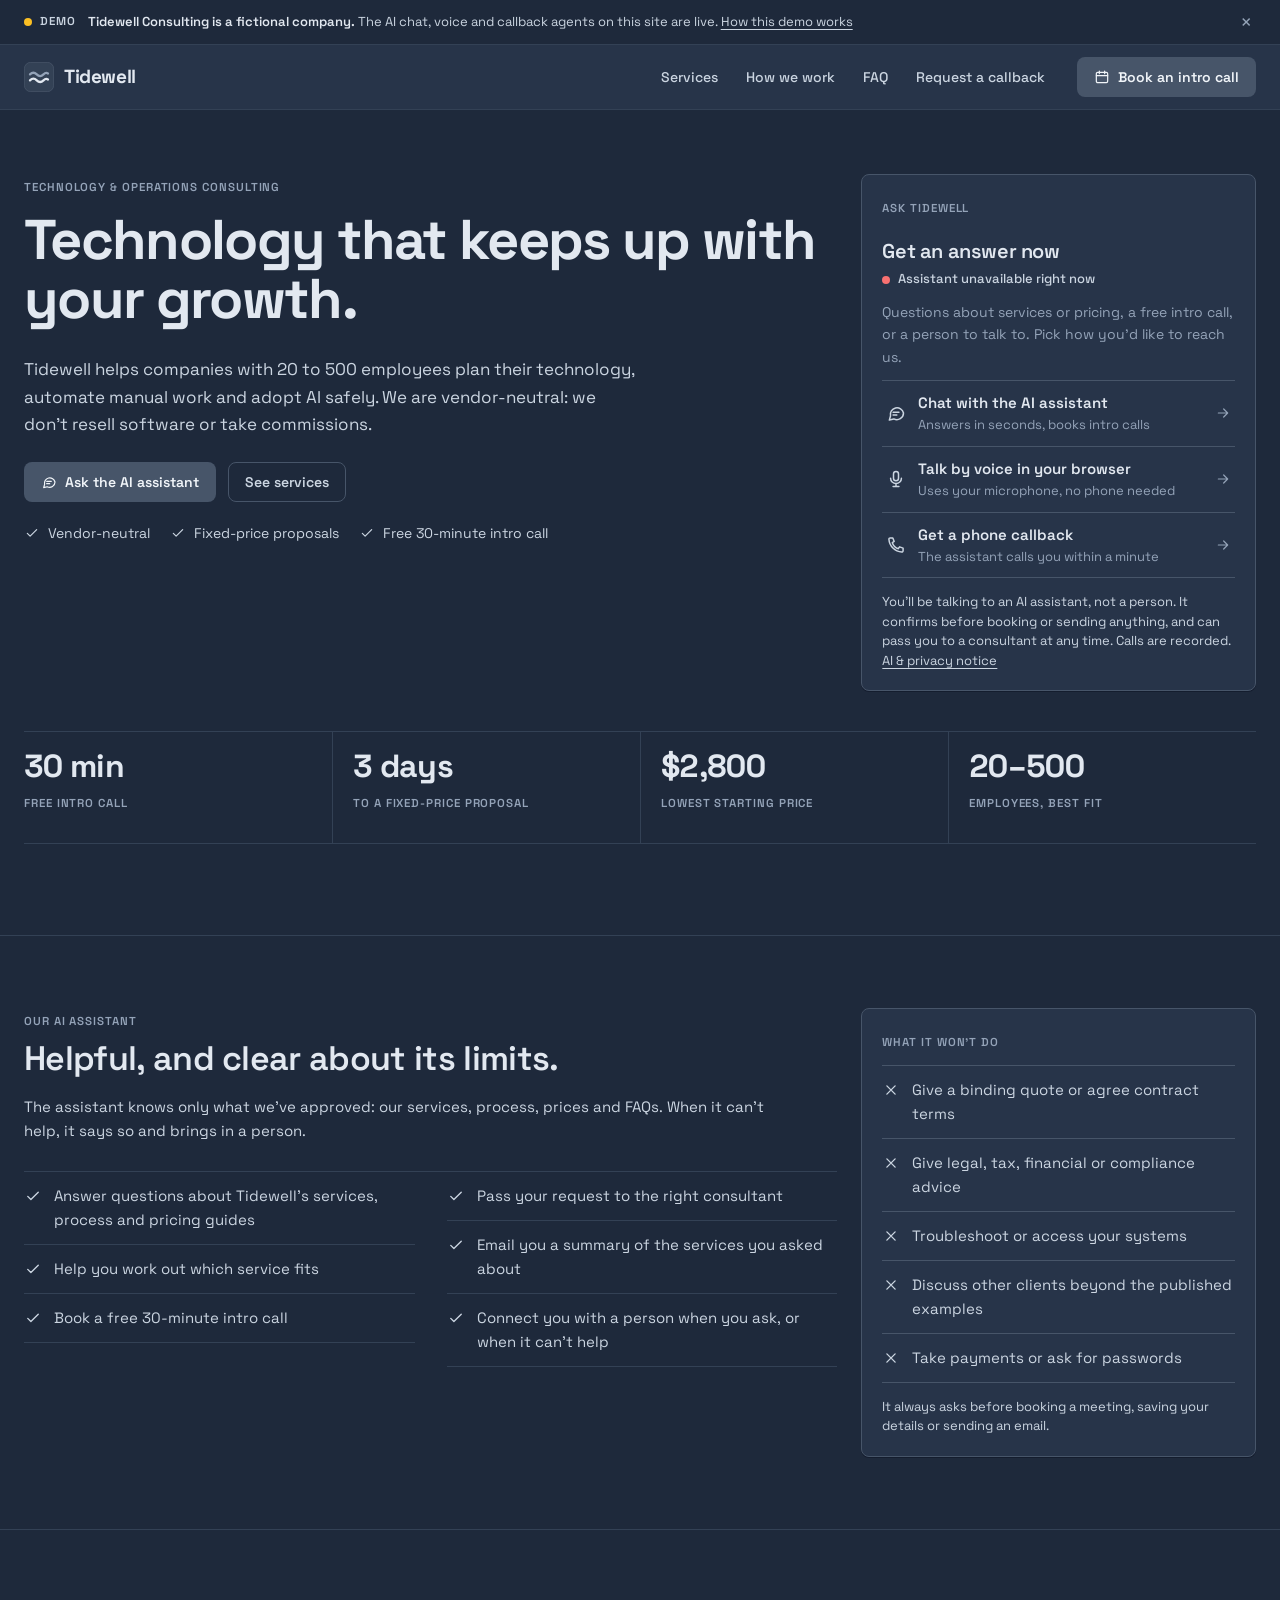
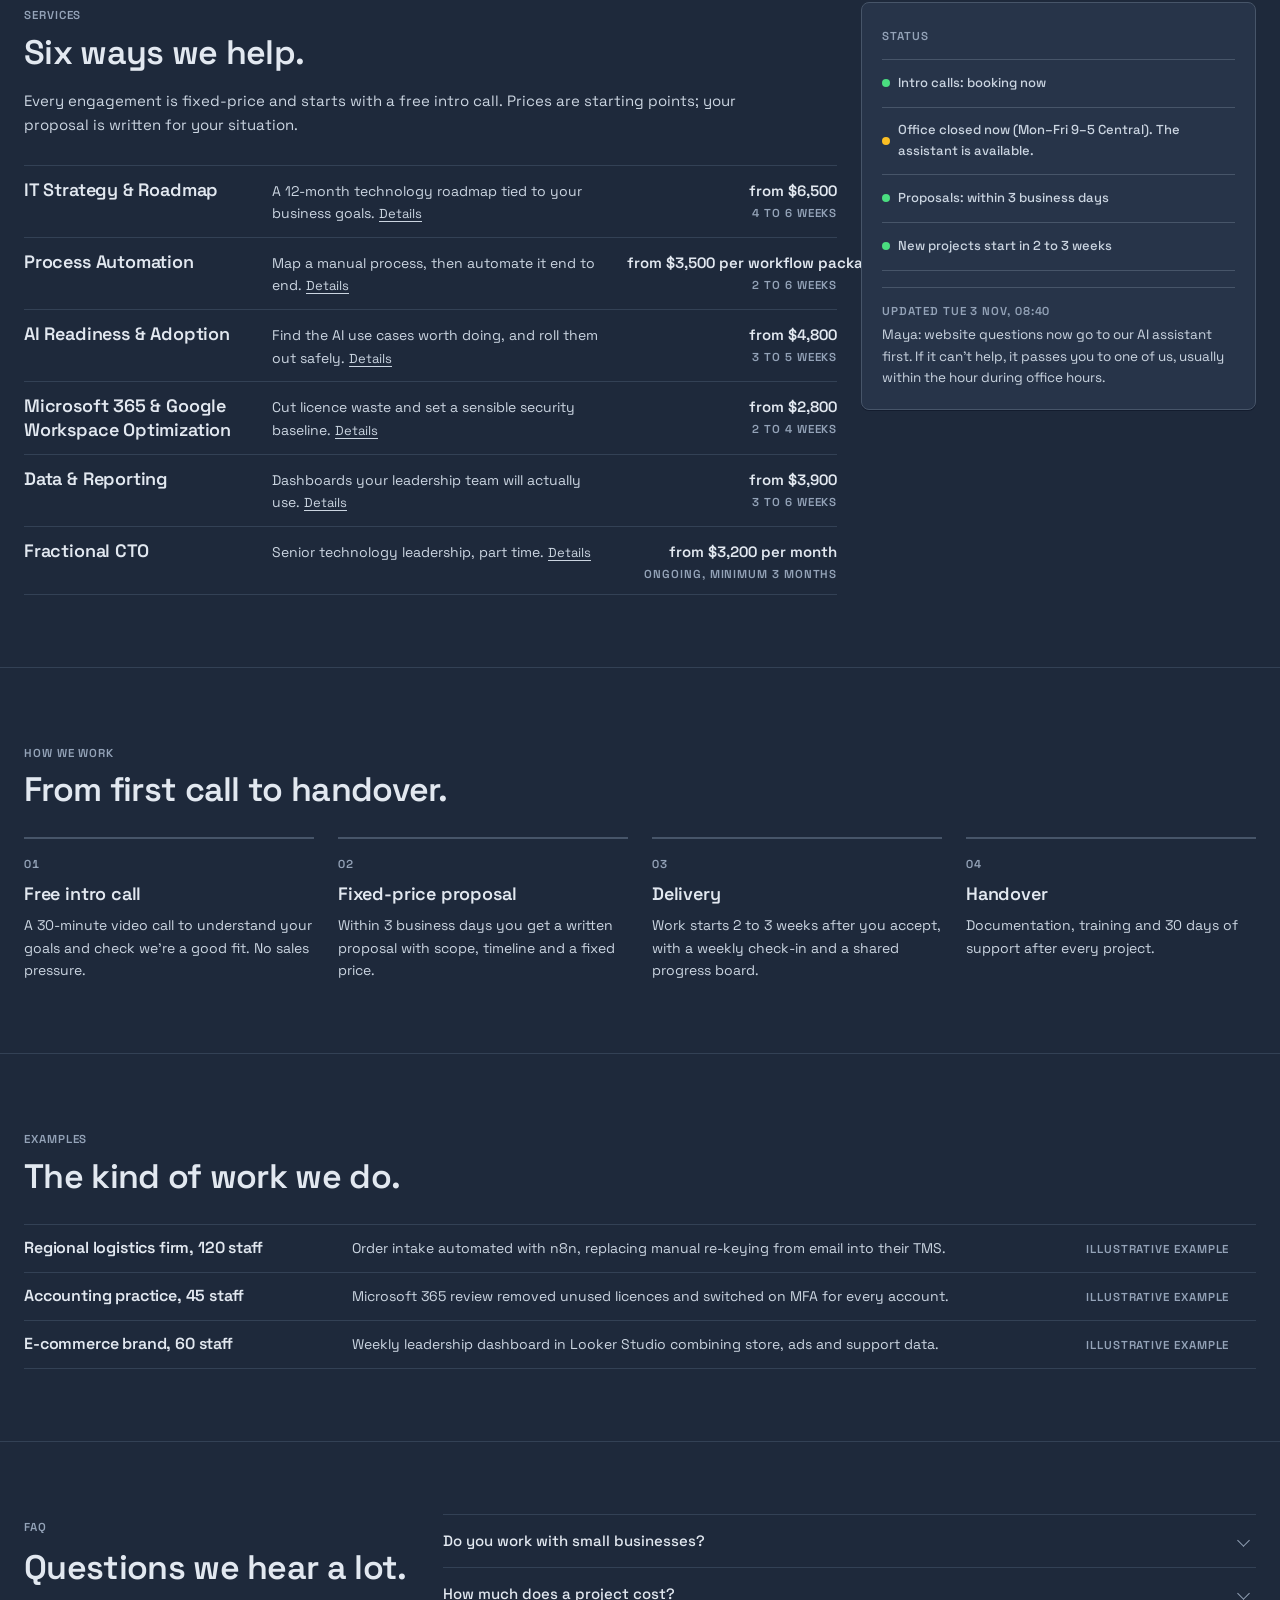
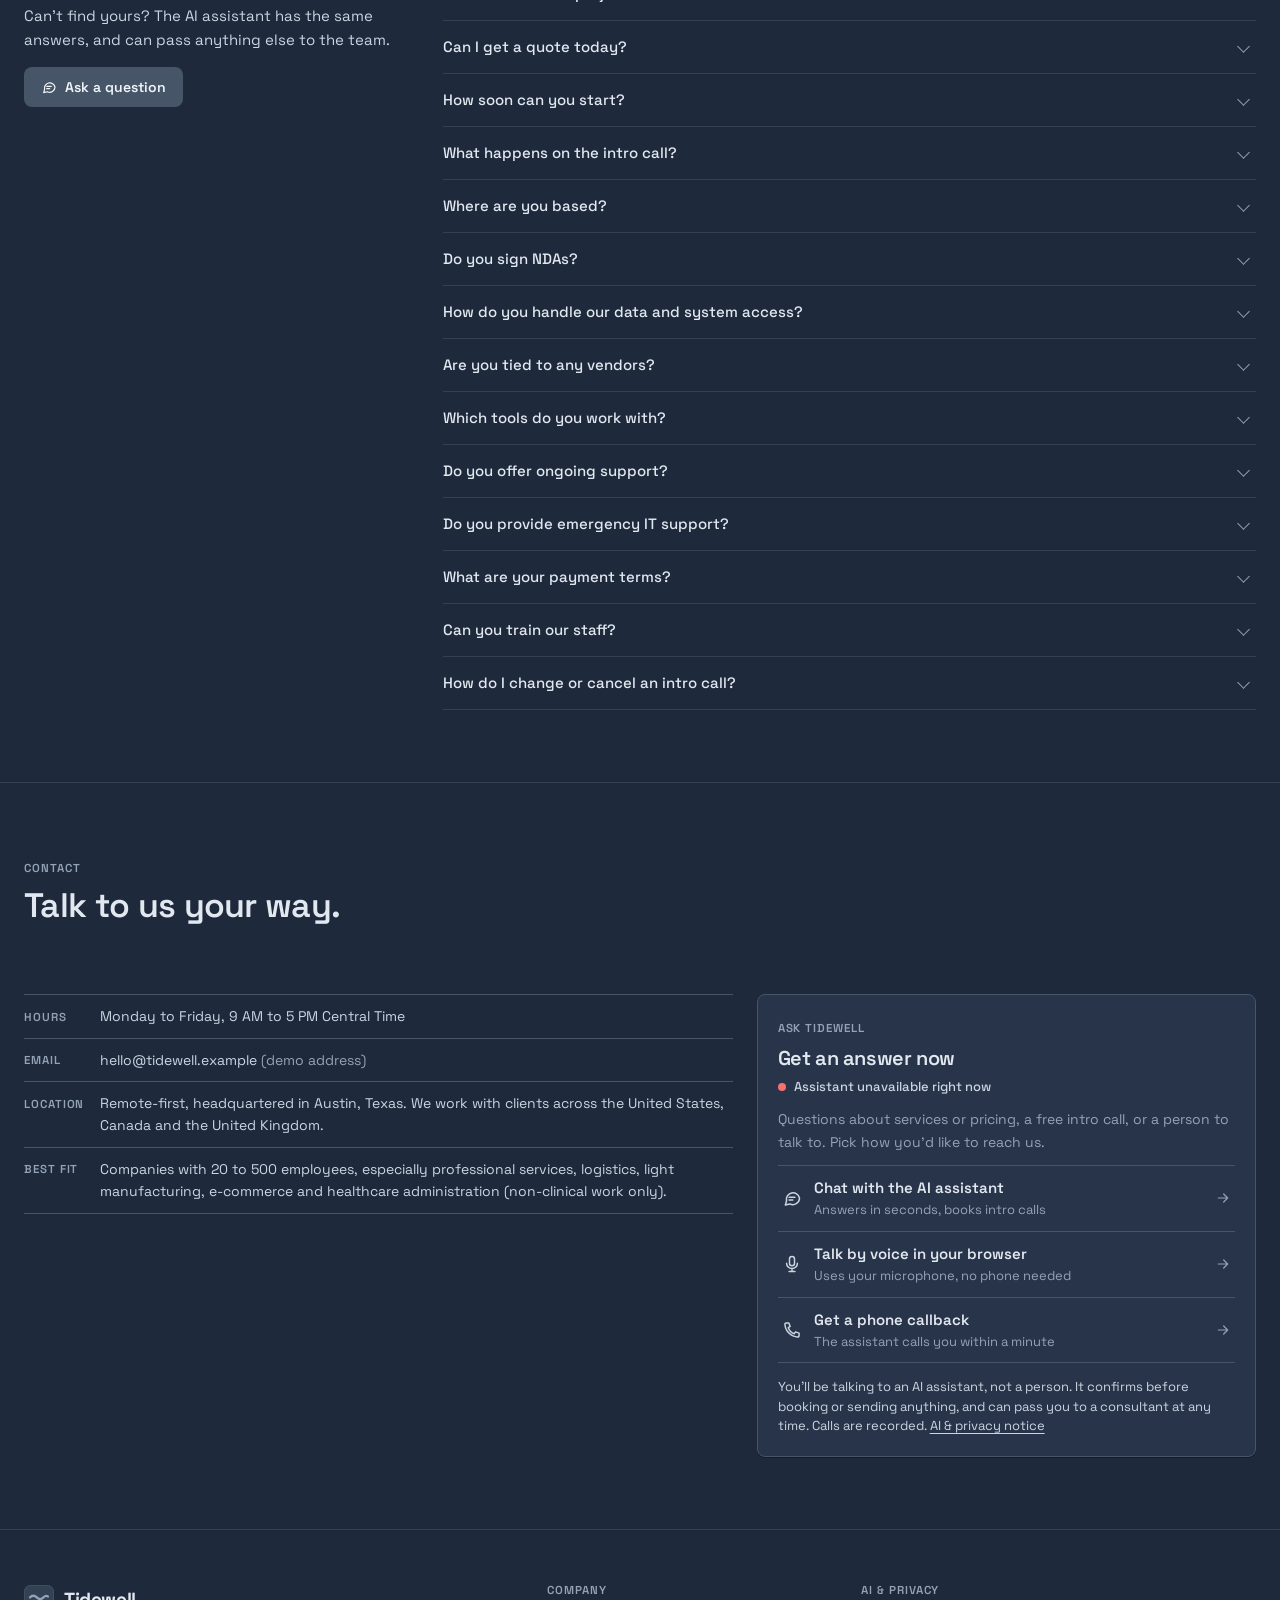
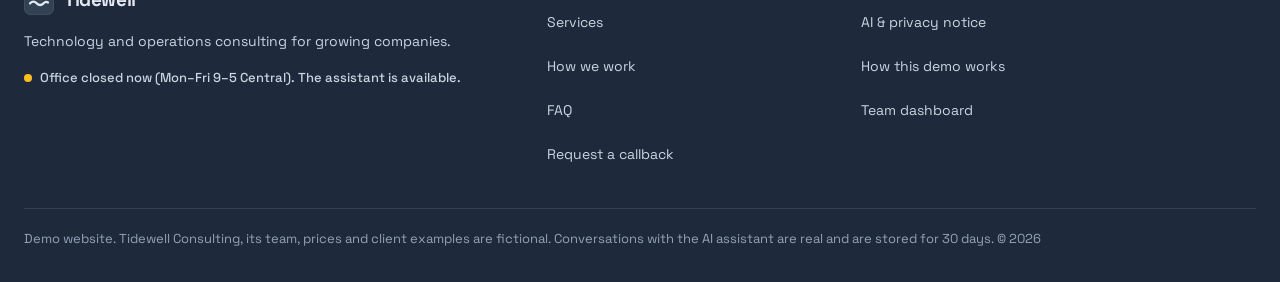
<file: index.html>
<!doctype html>
<html lang="en">
<head>
<meta charset="utf-8">
<meta name="viewport" content="width=device-width, initial-scale=1">
<title>Tidewell Consulting · Technology &amp; operations consulting (demo)</title>
<meta name="description" content="Technology and operations consulting for growing companies.">
<meta name="robots" content="noindex, nofollow">
<meta name="theme-color" content="#273449">
<link rel="icon" href="assets/logo.svg" type="image/svg+xml">
<link rel="preconnect" href="https://fonts.googleapis.com">
<link rel="preconnect" href="https://fonts.gstatic.com" crossorigin>
<link href="https://fonts.googleapis.com/css2?family=Space+Grotesk:wght@400;500;600;700&display=swap" rel="stylesheet">
<link rel="stylesheet" href="assets/site.css">

<script>document.documentElement.classList.add('js');window.TIDEWELL = {"publicKey":"public_key_83528e5e118f64de9748c","chatAgentId":"agent_e2953eaca8eac07a4e36b69609","voiceAgentId":"agent_92b39ca3a1e855667f4f72f65f","callbackPhone":"+15122702972","logoUrl":"https://waxwingfactor.github.io/agentic-website-demo/assets/logo.svg","hours":{"weekdays":[1,2,3,4,5],"open":"09:00","close":"17:00","label":"Monday to Friday, 9 AM to 5 PM Central Time"},"timezone":"America/Chicago","loadWidget":true};</script>
<script src="assets/site.js" defer></script>
</head>
<body>
<a class="skip" href="#main">Skip to content</a>
<div class="demo-banner" id="demo-banner" role="region" aria-label="Demo notice">
  <div class="wrap">
    <span class="status"><span class="dot warn"></span><span class="label" style="color:var(--ink-2)">Demo</span></span>
    <span class="text"><strong>Tidewell Consulting is a fictional company.</strong> The AI chat, voice and callback agents on this site are live. <a href="how-it-works.html">How this demo works</a></span>
    <button type="button" aria-label="Hide demo notice" data-dismiss-banner>&times;</button>
  </div>
</div>
<header class="site-header" id="top">
  <div class="wrap">
    <a class="brand" href="index.html"><svg viewBox="0 0 40 40" aria-hidden="true"><rect width="40" height="40" rx="9" fill="#334155"/><rect x=".5" y=".5" width="39" height="39" rx="8.5" fill="none" stroke="#475569"/><path d="M8 16.5c3-3 6-3 9 0s6 3 9 0c2-2 4-2.4 6-1.2" stroke="#94A3B8" stroke-width="3" fill="none" stroke-linecap="round"/><path d="M8 24.5c3-3 6-3 9 0s6 3 9 0c2-2 4-2.4 6-1.2" stroke="#E2E8F0" stroke-width="3" fill="none" stroke-linecap="round"/></svg><span>Tidewell</span></a>
    <nav class="nav" aria-label="Main">
      <a href="services.html">Services</a>
      <a href="index.html#process">How we work</a>
      <a href="index.html#faq">FAQ</a>
      <a href="callback.html">Request a callback</a>
    </nav>
    <button type="button" class="btn btn-primary header-cta" data-open-assistant="chat"><svg class="" viewBox="0 0 24 24" fill="none" stroke="currentColor" stroke-width="1.8" stroke-linecap="round" stroke-linejoin="round" aria-hidden="true"><rect x="3.5" y="5" width="17" height="15.5" rx="2"/><path d="M3.5 10h17M8 3v4M16 3v4"/></svg>Book an intro call</button>
    <button type="button" class="menu-btn" aria-label="Open menu" aria-expanded="false" data-menu><svg class="" viewBox="0 0 24 24" fill="none" stroke="currentColor" stroke-width="1.8" stroke-linecap="round" stroke-linejoin="round" aria-hidden="true"><path d="M4 7h16M4 12h16M4 17h16"/></svg></button>
  </div>
</header>
<main id="main">

<section class="hero first">
  <div class="wrap">
    <div class="grid">
      <div class="span-8 reveal">
        <span class="label">Technology &amp; operations consulting</span>
        <h1>Technology that keeps up with your growth.</h1>
        <p class="lede">Tidewell helps companies with 20 to 500 employees plan their technology, automate manual work and adopt AI safely. We are vendor-neutral: we don't resell software or take commissions.</p>
        <div class="hero-actions">
          <button type="button" class="btn btn-primary" data-open-assistant="chat"><svg class="" viewBox="0 0 24 24" fill="none" stroke="currentColor" stroke-width="1.8" stroke-linecap="round" stroke-linejoin="round" aria-hidden="true"><path d="M21 12a8 8 0 0 1-11.6 7.1L4 20.5l1.4-4.9A8 8 0 1 1 21 12Z"/><path d="M8.5 11h7M8.5 14.5h4.5"/></svg>Ask the AI assistant</button>
          <a class="btn btn-secondary" href="services.html">See services</a>
        </div>
        <ul class="inline-list">
          <li><svg class="" viewBox="0 0 24 24" fill="none" stroke="currentColor" stroke-width="1.8" stroke-linecap="round" stroke-linejoin="round" aria-hidden="true"><path d="m5 12.5 4.2 4.2L19 7"/></svg>Vendor-neutral</li>
          <li><svg class="" viewBox="0 0 24 24" fill="none" stroke="currentColor" stroke-width="1.8" stroke-linecap="round" stroke-linejoin="round" aria-hidden="true"><path d="m5 12.5 4.2 4.2L19 7"/></svg>Fixed-price proposals</li>
          <li><svg class="" viewBox="0 0 24 24" fill="none" stroke="currentColor" stroke-width="1.8" stroke-linecap="round" stroke-linejoin="round" aria-hidden="true"><path d="m5 12.5 4.2 4.2L19 7"/></svg>Free 30-minute intro call</li>
        </ul>
      </div>
      <div class="span-4 reveal"><div class="panel assist" id="assistant">
  <span class="label">Ask Tidewell</span>
  <h2 style="margin-top:8px">Get an answer now</h2>
  <span class="status" data-assistant-status><span class="dot"></span><span data-status-text>Connecting the AI assistant…</span></span>
  <p class="sub">Questions about services or pricing, a free intro call, or a person to talk to. Pick how you'd like to reach us.</p>
  <div class="assist-options">
    <button type="button" class="assist-option" data-open-assistant="chat">
      <svg class="ico" viewBox="0 0 24 24" fill="none" stroke="currentColor" stroke-width="1.8" stroke-linecap="round" stroke-linejoin="round" aria-hidden="true"><path d="M21 12a8 8 0 0 1-11.6 7.1L4 20.5l1.4-4.9A8 8 0 1 1 21 12Z"/><path d="M8.5 11h7M8.5 14.5h4.5"/></svg>
      <span><strong>Chat with the AI assistant</strong><span class="desc">Answers in seconds, books intro calls</span></span>
      <svg class="arrow" viewBox="0 0 24 24" fill="none" stroke="currentColor" stroke-width="1.8" stroke-linecap="round" stroke-linejoin="round" aria-hidden="true"><path d="M5 12h14M13 6l6 6-6 6"/></svg>
    </button>
    <button type="button" class="assist-option" data-open-assistant="voice">
      <svg class="ico" viewBox="0 0 24 24" fill="none" stroke="currentColor" stroke-width="1.8" stroke-linecap="round" stroke-linejoin="round" aria-hidden="true"><rect x="9" y="3" width="6" height="11" rx="3"/><path d="M5.5 11a6.5 6.5 0 0 0 13 0M12 17.5V21M8.5 21h7"/></svg>
      <span><strong>Talk by voice in your browser</strong><span class="desc">Uses your microphone, no phone needed</span></span>
      <svg class="arrow" viewBox="0 0 24 24" fill="none" stroke="currentColor" stroke-width="1.8" stroke-linecap="round" stroke-linejoin="round" aria-hidden="true"><path d="M5 12h14M13 6l6 6-6 6"/></svg>
    </button>
    <a class="assist-option" href="callback.html">
      <svg class="ico" viewBox="0 0 24 24" fill="none" stroke="currentColor" stroke-width="1.8" stroke-linecap="round" stroke-linejoin="round" aria-hidden="true"><path d="M5 3.5h3.2l1.6 4.2-2.2 1.5a11 11 0 0 0 7.2 7.2l1.5-2.2 4.2 1.6V19a1.5 1.5 0 0 1-1.6 1.5A16.5 16.5 0 0 1 3.5 5.1 1.5 1.5 0 0 1 5 3.5Z"/></svg>
      <span><strong>Get a phone callback</strong><span class="desc">The assistant calls you within a minute</span></span>
      <svg class="arrow" viewBox="0 0 24 24" fill="none" stroke="currentColor" stroke-width="1.8" stroke-linecap="round" stroke-linejoin="round" aria-hidden="true"><path d="M5 12h14M13 6l6 6-6 6"/></svg>
    </a>
  </div>
  <p class="disclosure">You'll be talking to an AI assistant, not a person. It confirms before booking or sending anything, and can pass you to a consultant at any time. Calls are recorded. <a href="privacy.html">AI &amp; privacy notice</a></p>
</div></div>
    </div>
    <div class="stats reveal" aria-label="Key facts">
      <div class="stat"><span class="stat-value">30 min</span><span class="label">Free intro call</span></div>
      <div class="stat"><span class="stat-value">3 days</span><span class="label">To a fixed-price proposal</span></div>
      <div class="stat"><span class="stat-value">$2,800</span><span class="label">Lowest starting price</span></div>
      <div class="stat"><span class="stat-value">20–500</span><span class="label">Employees, best fit</span></div>
    </div>
    <div class="status-row reveal">
      <span class="status"><span class="dot ok"></span>Intro calls: booking now</span>
      <span class="status"><span class="dot" data-office-dot></span><span data-office-text>Monday to Friday, 9 AM to 5 PM Central Time</span></span>
      <span class="status" data-assistant-status><span class="dot"></span><span data-status-text>AI assistant: connecting</span></span>
    </div>
  </div>
</section>

<section id="assistant-limits" aria-labelledby="cap-title">
  <div class="wrap grid">
    <div class="span-8 reveal">
      <div class="section-head">
        <span class="label">Our AI assistant</span>
        <h2 id="cap-title">Helpful, and clear about its limits.</h2>
        <p>The assistant knows only what we've approved: our services, process, prices and FAQs. When it can't help, it says so and brings in a person.</p>
      </div>
      <ul class="rows cols-2">
        <li class="check-row"><svg class="" viewBox="0 0 24 24" fill="none" stroke="currentColor" stroke-width="1.8" stroke-linecap="round" stroke-linejoin="round" aria-hidden="true"><path d="m5 12.5 4.2 4.2L19 7"/></svg><span>Answer questions about Tidewell's services, process and pricing guides</span></li>
        <li class="check-row"><svg class="" viewBox="0 0 24 24" fill="none" stroke="currentColor" stroke-width="1.8" stroke-linecap="round" stroke-linejoin="round" aria-hidden="true"><path d="m5 12.5 4.2 4.2L19 7"/></svg><span>Help you work out which service fits</span></li>
        <li class="check-row"><svg class="" viewBox="0 0 24 24" fill="none" stroke="currentColor" stroke-width="1.8" stroke-linecap="round" stroke-linejoin="round" aria-hidden="true"><path d="m5 12.5 4.2 4.2L19 7"/></svg><span>Book a free 30-minute intro call</span></li>
        <li class="check-row"><svg class="" viewBox="0 0 24 24" fill="none" stroke="currentColor" stroke-width="1.8" stroke-linecap="round" stroke-linejoin="round" aria-hidden="true"><path d="m5 12.5 4.2 4.2L19 7"/></svg><span>Pass your request to the right consultant</span></li>
        <li class="check-row"><svg class="" viewBox="0 0 24 24" fill="none" stroke="currentColor" stroke-width="1.8" stroke-linecap="round" stroke-linejoin="round" aria-hidden="true"><path d="m5 12.5 4.2 4.2L19 7"/></svg><span>Email you a summary of the services you asked about</span></li>
        <li class="check-row"><svg class="" viewBox="0 0 24 24" fill="none" stroke="currentColor" stroke-width="1.8" stroke-linecap="round" stroke-linejoin="round" aria-hidden="true"><path d="m5 12.5 4.2 4.2L19 7"/></svg><span>Connect you with a person when you ask, or when it can't help</span></li>
      </ul>
    </div>
    <aside class="span-4 reveal">
      <div class="panel">
        <span class="label">What it won't do</span>
        <ul class="rows" style="margin-top:12px">
          <li class="check-row"><svg class="" viewBox="0 0 24 24" fill="none" stroke="currentColor" stroke-width="1.8" stroke-linecap="round" stroke-linejoin="round" aria-hidden="true"><path d="M6.5 6.5l11 11M17.5 6.5l-11 11"/></svg><span>Give a binding quote or agree contract terms</span></li>
          <li class="check-row"><svg class="" viewBox="0 0 24 24" fill="none" stroke="currentColor" stroke-width="1.8" stroke-linecap="round" stroke-linejoin="round" aria-hidden="true"><path d="M6.5 6.5l11 11M17.5 6.5l-11 11"/></svg><span>Give legal, tax, financial or compliance advice</span></li>
          <li class="check-row"><svg class="" viewBox="0 0 24 24" fill="none" stroke="currentColor" stroke-width="1.8" stroke-linecap="round" stroke-linejoin="round" aria-hidden="true"><path d="M6.5 6.5l11 11M17.5 6.5l-11 11"/></svg><span>Troubleshoot or access your systems</span></li>
          <li class="check-row"><svg class="" viewBox="0 0 24 24" fill="none" stroke="currentColor" stroke-width="1.8" stroke-linecap="round" stroke-linejoin="round" aria-hidden="true"><path d="M6.5 6.5l11 11M17.5 6.5l-11 11"/></svg><span>Discuss other clients beyond the published examples</span></li>
          <li class="check-row"><svg class="" viewBox="0 0 24 24" fill="none" stroke="currentColor" stroke-width="1.8" stroke-linecap="round" stroke-linejoin="round" aria-hidden="true"><path d="M6.5 6.5l11 11M17.5 6.5l-11 11"/></svg><span>Take payments or ask for passwords</span></li>
        </ul>
        <p class="disclosure">It always asks before booking a meeting, saving your details or sending an email.</p>
      </div>
    </aside>
  </div>
</section>

<section id="services" aria-labelledby="svc-title">
  <div class="wrap grid">
    <div class="span-8 reveal">
      <div class="section-head">
        <span class="label">Services</span>
        <h2 id="svc-title">Six ways we help.</h2>
        <p>Every engagement is fixed-price and starts with a free intro call. Prices are starting points; your proposal is written for your situation.</p>
      </div>
      <div class="rows">
        <div class="row svc-row">
          <h3>IT Strategy &amp; Roadmap</h3>
          <p>A 12-month technology roadmap tied to your business goals. <a class="more" href="services.html#strategy">Details</a></p>
          <div class="meta"><span class="price">from $6,500</span><span class="label">4 to 6 weeks</span></div>
        </div>
        <div class="row svc-row">
          <h3>Process Automation</h3>
          <p>Map a manual process, then automate it end to end. <a class="more" href="services.html#automation">Details</a></p>
          <div class="meta"><span class="price">from $3,500 per workflow package</span><span class="label">2 to 6 weeks</span></div>
        </div>
        <div class="row svc-row">
          <h3>AI Readiness &amp; Adoption</h3>
          <p>Find the AI use cases worth doing, and roll them out safely. <a class="more" href="services.html#ai">Details</a></p>
          <div class="meta"><span class="price">from $4,800</span><span class="label">3 to 5 weeks</span></div>
        </div>
        <div class="row svc-row">
          <h3>Microsoft 365 &amp; Google Workspace Optimization</h3>
          <p>Cut licence waste and set a sensible security baseline. <a class="more" href="services.html#workspace">Details</a></p>
          <div class="meta"><span class="price">from $2,800</span><span class="label">2 to 4 weeks</span></div>
        </div>
        <div class="row svc-row">
          <h3>Data &amp; Reporting</h3>
          <p>Dashboards your leadership team will actually use. <a class="more" href="services.html#data">Details</a></p>
          <div class="meta"><span class="price">from $3,900</span><span class="label">3 to 6 weeks</span></div>
        </div>
        <div class="row svc-row">
          <h3>Fractional CTO</h3>
          <p>Senior technology leadership, part time. <a class="more" href="services.html#fractional-cto">Details</a></p>
          <div class="meta"><span class="price">from $3,200 per month</span><span class="label">Ongoing, minimum 3 months</span></div>
        </div>
      </div>
    </div>
    <aside class="span-4 reveal">
      <div class="panel sticky">
        <span class="label">Status</span>
        <ul class="rows" style="margin-top:12px">
          <li class="status"><span class="dot ok"></span>Intro calls: booking now</li>
          <li><span class="status"><span class="dot" data-office-dot></span><span data-office-text>Monday to Friday, 9 AM to 5 PM Central Time</span></span></li>
          <li class="status"><span class="dot ok"></span>Proposals: within 3 business days</li>
          <li class="status"><span class="dot ok"></span>New projects start in 2 to 3 weeks</li>
        </ul>
        <div class="ops-note"><time datetime="2026-11-03T08:40">Updated Tue 3 Nov, 08:40</time>Maya: website questions now go to our AI assistant first. If it can't help, it passes you to one of us, usually within the hour during office hours.</div>
      </div>
    </aside>
  </div>
</section>

<section id="process" aria-labelledby="process-title">
  <div class="wrap">
    <div class="section-head reveal">
      <span class="label">How we work</span>
      <h2 id="process-title">From first call to handover.</h2>
    </div>
    <ol class="steps">
      <li class="reveal"><h3>Free intro call</h3><p>A 30-minute video call to understand your goals and check we're a good fit. No sales pressure.</p></li>
      <li class="reveal"><h3>Fixed-price proposal</h3><p>Within 3 business days you get a written proposal with scope, timeline and a fixed price.</p></li>
      <li class="reveal"><h3>Delivery</h3><p>Work starts 2 to 3 weeks after you accept, with a weekly check-in and a shared progress board.</p></li>
      <li class="reveal"><h3>Handover</h3><p>Documentation, training and 30 days of support after every project.</p></li>
    </ol>
  </div>
</section>

<section aria-labelledby="ex-title">
  <div class="wrap">
    <div class="section-head reveal">
      <span class="label">Examples</span>
      <h2 id="ex-title">The kind of work we do.</h2>
    </div>
    <div class="rows">
      <div class="row ex-row reveal"><h3>Regional logistics firm, 120 staff</h3><p>Order intake automated with n8n, replacing manual re-keying from email into their TMS.</p><span class="label">Illustrative example</span></div>
      <div class="row ex-row reveal"><h3>Accounting practice, 45 staff</h3><p>Microsoft 365 review removed unused licences and switched on MFA for every account.</p><span class="label">Illustrative example</span></div>
      <div class="row ex-row reveal"><h3>E-commerce brand, 60 staff</h3><p>Weekly leadership dashboard in Looker Studio combining store, ads and support data.</p><span class="label">Illustrative example</span></div>
    </div>
  </div>
</section>

<section id="faq" aria-labelledby="faq-title">
  <div class="wrap grid">
    <div class="span-4 reveal">
      <div class="sticky">
        <span class="label">FAQ</span>
        <h2 id="faq-title" style="margin-top:10px">Questions we hear a lot.</h2>
        <p>Can't find yours? The AI assistant has the same answers, and can pass anything else to the team.</p>
        <button type="button" class="btn btn-primary" data-open-assistant="chat"><svg class="" viewBox="0 0 24 24" fill="none" stroke="currentColor" stroke-width="1.8" stroke-linecap="round" stroke-linejoin="round" aria-hidden="true"><path d="M21 12a8 8 0 0 1-11.6 7.1L4 20.5l1.4-4.9A8 8 0 1 1 21 12Z"/><path d="M8.5 11h7M8.5 14.5h4.5"/></svg>Ask a question</button>
      </div>
    </div>
    <div class="span-8 faq reveal" style="border-top:1px solid var(--border)">
      <details><summary>Do you work with small businesses?</summary><p>Our best fit is 20 to 500 employees. Smaller teams often start with a Process Automation package or a Microsoft 365 / Google Workspace review.</p></details>
      <details><summary>How much does a project cost?</summary><p>Every project gets a fixed price after a free intro call. As a guide, packages start at $2,800, and Fractional CTO support starts at $3,200 per month.</p></details>
      <details><summary>Can I get a quote today?</summary><p>We can share starting prices right away. A fixed quote needs a 30-minute intro call, and you'll have it in writing within 3 business days.</p></details>
      <details><summary>How soon can you start?</summary><p>Usually 2 to 3 weeks after you accept a proposal.</p></details>
      <details><summary>What happens on the intro call?</summary><p>A 30-minute video call with a consultant. We talk about your goals and current setup, check whether we're a good fit and agree on next steps.</p></details>
      <details><summary>Where are you based?</summary><p>We're remote-first and headquartered in Austin, Texas, with clients across the US, Canada and the UK. Meetings are scheduled in your time zone within our business hours.</p></details>
      <details><summary>Do you sign NDAs?</summary><p>Yes. We're happy to sign a mutual NDA before discovery.</p></details>
      <details><summary>How do you handle our data and system access?</summary><p>We use named accounts with the least access needed, require multi-factor authentication and remove our access when the project ends. We'll never ask for passwords by chat, phone or email.</p></details>
      <details><summary>Are you tied to any vendors?</summary><p>No. We're vendor-neutral and don't take commissions, so recommendations are based only on what suits you.</p></details>
      <details><summary>Which tools do you work with?</summary><p>Microsoft 365, Google Workspace, n8n, Make, Zapier, Power Automate, Power BI, Looker Studio, HubSpot and Salesforce integrations, plus core Azure and AWS services.</p></details>
      <details><summary>Do you offer ongoing support?</summary><p>Every project includes 30 days of support. Optional support plans start at $750 per month.</p></details>
      <details><summary>Do you provide emergency IT support?</summary><p>No. We don't run a help desk or incident response. If you have an urgent outage or security incident, contact your IT provider; we can refer you to a specialist partner.</p></details>
      <details><summary>What are your payment terms?</summary><p>Projects are 50% on acceptance and 50% on delivery. Retainers are billed monthly in advance.</p></details>
      <details><summary>Can you train our staff?</summary><p>Yes. Training is part of AI Readiness &amp; Adoption and every handover, and we run standalone workshops too.</p></details>
      <details><summary>How do I change or cancel an intro call?</summary><p>Reply to your confirmation email, or ask the assistant to pass the request to our team.</p></details>
    </div>
  </div>
</section>

<section id="contact" aria-labelledby="contact-title">
  <div class="wrap grid">
    <div class="span-12 section-head reveal">
      <span class="label">Contact</span>
      <h2 id="contact-title">Talk to us your way.</h2>
    </div>
    <div class="span-7 reveal">
      <dl class="facts" style="border-top:1px solid var(--border-strong)">
        <dt><span class="label">Hours</span></dt><dd>Monday to Friday, 9 AM to 5 PM Central Time</dd>
        <dt><span class="label">Email</span></dt><dd>hello@tidewell.example <span style="color:var(--muted)">(demo address)</span></dd>
        <dt><span class="label">Location</span></dt><dd>Remote-first, headquartered in Austin, Texas. We work with clients across the United States, Canada and the United Kingdom.</dd>
        <dt><span class="label">Best fit</span></dt><dd>Companies with 20 to 500 employees, especially professional services, logistics, light manufacturing, e-commerce and healthcare administration (non-clinical work only).</dd>
      </dl>
    </div>
    <div class="span-5 reveal"><div class="panel assist" id="assistant-2">
  <span class="label">Ask Tidewell</span>
  <h2 style="margin-top:8px">Get an answer now</h2>
  <span class="status" data-assistant-status><span class="dot"></span><span data-status-text>Connecting the AI assistant…</span></span>
  <p class="sub">Questions about services or pricing, a free intro call, or a person to talk to. Pick how you'd like to reach us.</p>
  <div class="assist-options">
    <button type="button" class="assist-option" data-open-assistant="chat">
      <svg class="ico" viewBox="0 0 24 24" fill="none" stroke="currentColor" stroke-width="1.8" stroke-linecap="round" stroke-linejoin="round" aria-hidden="true"><path d="M21 12a8 8 0 0 1-11.6 7.1L4 20.5l1.4-4.9A8 8 0 1 1 21 12Z"/><path d="M8.5 11h7M8.5 14.5h4.5"/></svg>
      <span><strong>Chat with the AI assistant</strong><span class="desc">Answers in seconds, books intro calls</span></span>
      <svg class="arrow" viewBox="0 0 24 24" fill="none" stroke="currentColor" stroke-width="1.8" stroke-linecap="round" stroke-linejoin="round" aria-hidden="true"><path d="M5 12h14M13 6l6 6-6 6"/></svg>
    </button>
    <button type="button" class="assist-option" data-open-assistant="voice">
      <svg class="ico" viewBox="0 0 24 24" fill="none" stroke="currentColor" stroke-width="1.8" stroke-linecap="round" stroke-linejoin="round" aria-hidden="true"><rect x="9" y="3" width="6" height="11" rx="3"/><path d="M5.5 11a6.5 6.5 0 0 0 13 0M12 17.5V21M8.5 21h7"/></svg>
      <span><strong>Talk by voice in your browser</strong><span class="desc">Uses your microphone, no phone needed</span></span>
      <svg class="arrow" viewBox="0 0 24 24" fill="none" stroke="currentColor" stroke-width="1.8" stroke-linecap="round" stroke-linejoin="round" aria-hidden="true"><path d="M5 12h14M13 6l6 6-6 6"/></svg>
    </button>
    <a class="assist-option" href="callback.html">
      <svg class="ico" viewBox="0 0 24 24" fill="none" stroke="currentColor" stroke-width="1.8" stroke-linecap="round" stroke-linejoin="round" aria-hidden="true"><path d="M5 3.5h3.2l1.6 4.2-2.2 1.5a11 11 0 0 0 7.2 7.2l1.5-2.2 4.2 1.6V19a1.5 1.5 0 0 1-1.6 1.5A16.5 16.5 0 0 1 3.5 5.1 1.5 1.5 0 0 1 5 3.5Z"/></svg>
      <span><strong>Get a phone callback</strong><span class="desc">The assistant calls you within a minute</span></span>
      <svg class="arrow" viewBox="0 0 24 24" fill="none" stroke="currentColor" stroke-width="1.8" stroke-linecap="round" stroke-linejoin="round" aria-hidden="true"><path d="M5 12h14M13 6l6 6-6 6"/></svg>
    </a>
  </div>
  <p class="disclosure">You'll be talking to an AI assistant, not a person. It confirms before booking or sending anything, and can pass you to a consultant at any time. Calls are recorded. <a href="privacy.html">AI &amp; privacy notice</a></p>
</div></div>
  </div>
</section>
</main>
<footer class="site-footer">
  <div class="wrap grid">
    <div class="span-5">
      <a class="brand" href="index.html"><svg viewBox="0 0 40 40" aria-hidden="true"><rect width="40" height="40" rx="9" fill="#334155"/><rect x=".5" y=".5" width="39" height="39" rx="8.5" fill="none" stroke="#475569"/><path d="M8 16.5c3-3 6-3 9 0s6 3 9 0c2-2 4-2.4 6-1.2" stroke="#94A3B8" stroke-width="3" fill="none" stroke-linecap="round"/><path d="M8 24.5c3-3 6-3 9 0s6 3 9 0c2-2 4-2.4 6-1.2" stroke="#E2E8F0" stroke-width="3" fill="none" stroke-linecap="round"/></svg><span>Tidewell</span></a>
      <p style="margin-top:8px">Technology and operations consulting for growing companies.</p>
      <p class="status"><span class="dot" data-office-dot></span><span data-office-text>Monday to Friday, 9 AM to 5 PM Central Time</span></p>
    </div>
    <div class="span-3">
      <span class="label">Company</span>
      <ul>
        <li><a href="services.html">Services</a></li>
        <li><a href="index.html#process">How we work</a></li>
        <li><a href="index.html#faq">FAQ</a></li>
        <li><a href="callback.html">Request a callback</a></li>
      </ul>
    </div>
    <div class="span-4">
      <span class="label">AI &amp; privacy</span>
      <ul>
        <li><a href="privacy.html">AI &amp; privacy notice</a></li>
        <li><a href="how-it-works.html">How this demo works</a></li>
        <li><a href="admin/">Team dashboard</a></li>
      </ul>
    </div>
    <p class="fine">Demo website. Tidewell Consulting, its team, prices and client examples are fictional. Conversations with the AI assistant are real and are stored for 30 days. &copy; 2026</p>
  </div>
</footer>
</body>
</html>
</file>
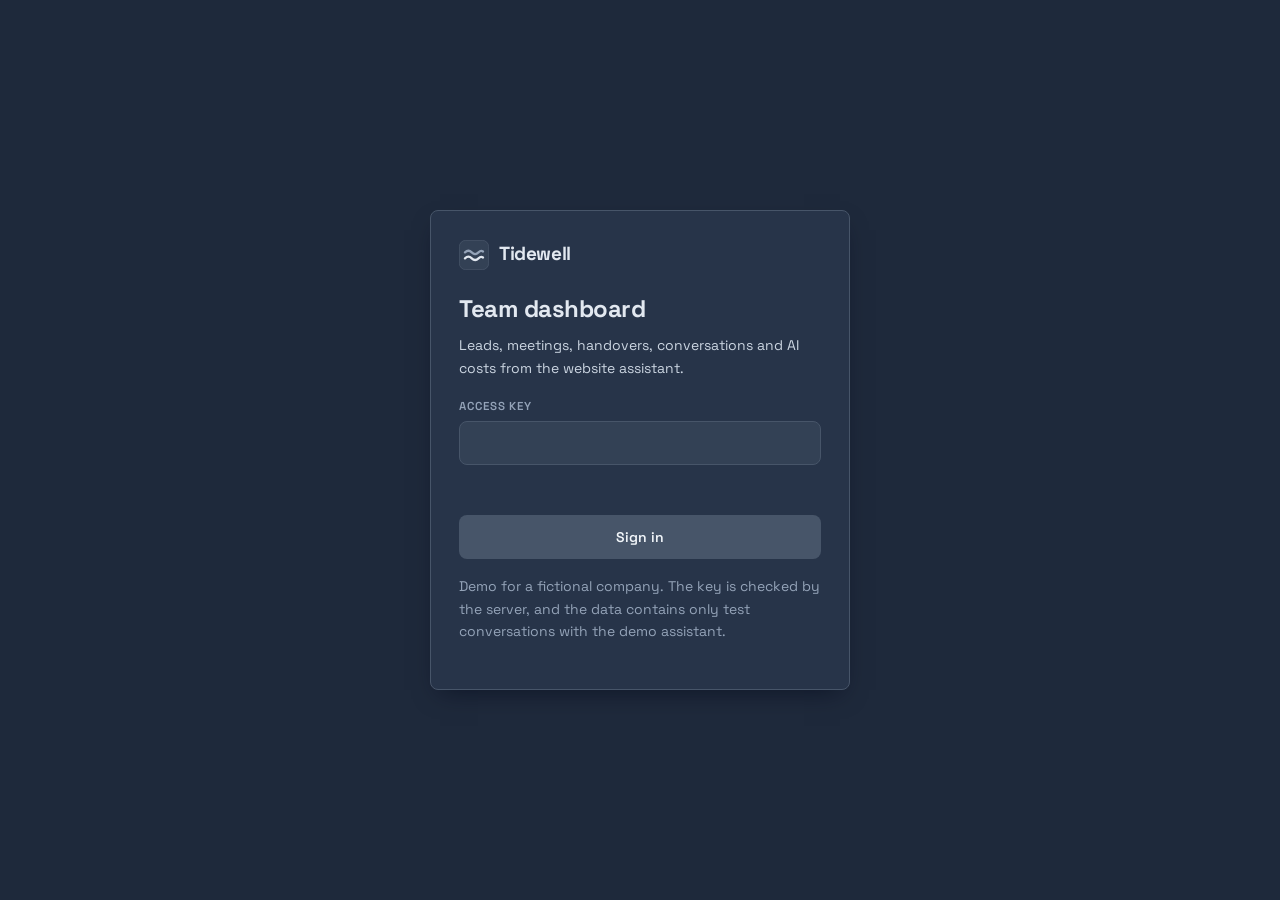
<file: admin/index.html>
<!doctype html>
<html lang="en">
<head>
<meta charset="utf-8">
<meta name="viewport" content="width=device-width, initial-scale=1">
<title>Team dashboard · Tidewell (demo)</title>
<meta name="robots" content="noindex, nofollow">
<meta name="theme-color" content="#273449">
<link rel="icon" href="../assets/logo.svg" type="image/svg+xml">
<link rel="preconnect" href="https://fonts.googleapis.com">
<link rel="preconnect" href="https://fonts.gstatic.com" crossorigin>
<link href="https://fonts.googleapis.com/css2?family=Space+Grotesk:wght@400;500;600;700&display=swap" rel="stylesheet">
<link rel="stylesheet" href="../assets/admin.css">
<script>window.TIDEWELL_ADMIN = {"enc":{"salt":"JphxMSY2HgOTKU2YILFKUA==","iv":"FeYZvQFFAy6NX4MA","ct":"N92Vnzoq0qWtTOGEmwnrLLFOjDWHuiP4kF+UpxHGNkYBF10TfbGuxQc0ydToN+q+Dw5PEzUIOoBIGBEy8KC3sd5XoOpSh6SbF00UPTI57N9Sgrjl48cYkw==","iter":210000}};</script>
<script src="../assets/admin.js" defer></script>
</head>
<body>
<section class="login" id="login">
  <form class="login-card" id="login-form">
    <div class="brand"><svg viewBox="0 0 40 40" aria-hidden="true"><rect width="40" height="40" rx="9" fill="#334155"/><rect x=".5" y=".5" width="39" height="39" rx="8.5" fill="none" stroke="#475569"/><path d="M8 16.5c3-3 6-3 9 0s6 3 9 0c2-2 4-2.4 6-1.2" stroke="#94A3B8" stroke-width="3" fill="none" stroke-linecap="round"/><path d="M8 24.5c3-3 6-3 9 0s6 3 9 0c2-2 4-2.4 6-1.2" stroke="#E2E8F0" stroke-width="3" fill="none" stroke-linecap="round"/></svg><span>Tidewell</span></div>
    <h1>Team dashboard</h1>
    <p>Leads, meetings, handovers, conversations and AI costs from the website assistant.</p>
    <div class="field"><label for="key">Access key</label><input id="key" type="password" autocomplete="current-password" required></div>
    <p class="err" id="login-err" role="alert"></p>
    <button class="btn" id="login-btn" type="submit">Sign in</button>
    <p class="fine">Demo for a fictional company. The key is checked by the server, and the data contains only test conversations with the demo assistant.</p>
  </form>
</section>
<div class="app hidden" id="app">
  <nav class="side" aria-label="Dashboard sections">
    <div class="brand"><svg viewBox="0 0 40 40" aria-hidden="true"><rect width="40" height="40" rx="9" fill="#334155"/><rect x=".5" y=".5" width="39" height="39" rx="8.5" fill="none" stroke="#475569"/><path d="M8 16.5c3-3 6-3 9 0s6 3 9 0c2-2 4-2.4 6-1.2" stroke="#94A3B8" stroke-width="3" fill="none" stroke-linecap="round"/><path d="M8 24.5c3-3 6-3 9 0s6 3 9 0c2-2 4-2.4 6-1.2" stroke="#E2E8F0" stroke-width="3" fill="none" stroke-linecap="round"/></svg><span>Tidewell<small>Team dashboard</small></span></div>
    <div id="tabs" role="tablist" style="display:contents"></div>
    <div class="spacer"></div>
    <a class="back" href="../index.html">← Back to website</a>
  </nav>
  <main>
    <div class="topbar">
      <h1 id="title">Overview</h1>
      <span class="meta" id="updated"></span>
      <button class="btn ghost sm" id="refresh" type="button">Refresh</button>
      <button class="btn ghost sm" id="signout" type="button">Sign out</button>
    </div>
    <div id="view"></div>
  </main>
</div>
</body>
</html>
</file>
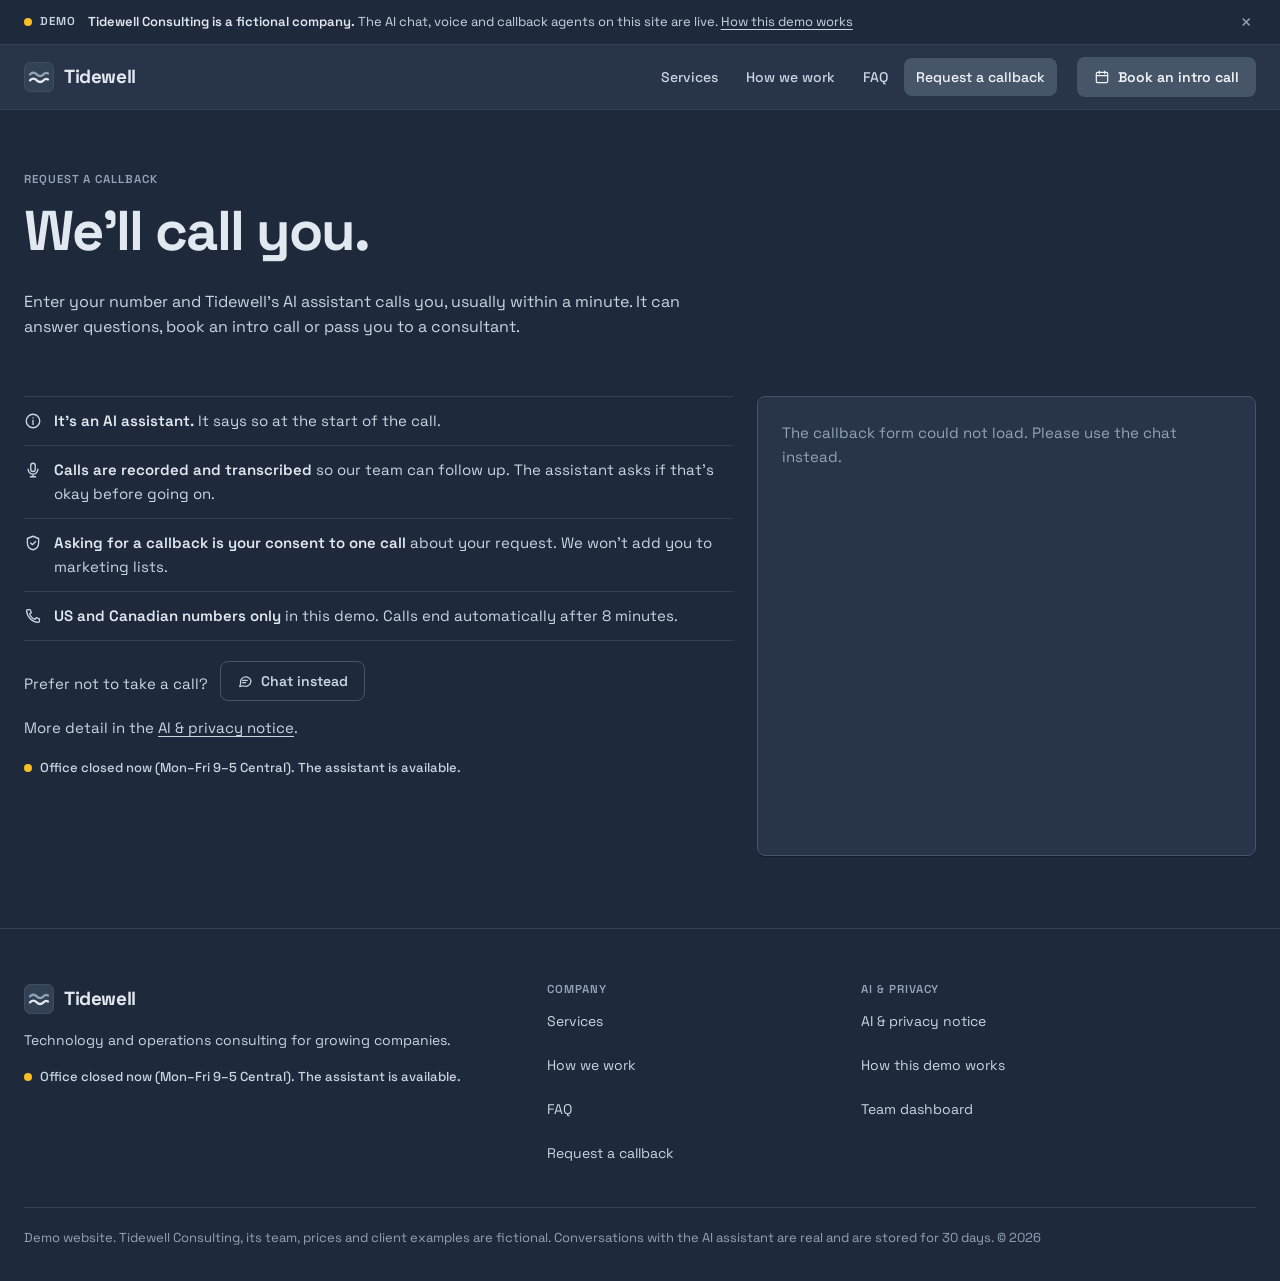
<file: callback.html>
<!doctype html>
<html lang="en">
<head>
<meta charset="utf-8">
<meta name="viewport" content="width=device-width, initial-scale=1">
<title>Request a callback · Tidewell Consulting (demo)</title>
<meta name="description" content="Request a phone callback from Tidewell.">
<meta name="robots" content="noindex, nofollow">
<meta name="theme-color" content="#273449">
<link rel="icon" href="assets/logo.svg" type="image/svg+xml">
<link rel="preconnect" href="https://fonts.googleapis.com">
<link rel="preconnect" href="https://fonts.gstatic.com" crossorigin>
<link href="https://fonts.googleapis.com/css2?family=Space+Grotesk:wght@400;500;600;700&display=swap" rel="stylesheet">
<link rel="stylesheet" href="assets/site.css">

<script>document.documentElement.classList.add('js');window.TIDEWELL = {"publicKey":"public_key_83528e5e118f64de9748c","chatAgentId":"agent_e2953eaca8eac07a4e36b69609","voiceAgentId":"agent_92b39ca3a1e855667f4f72f65f","callbackPhone":"+15122702972","logoUrl":"https://waxwingfactor.github.io/agentic-website-demo/assets/logo.svg","hours":{"weekdays":[1,2,3,4,5],"open":"09:00","close":"17:00","label":"Monday to Friday, 9 AM to 5 PM Central Time"},"timezone":"America/Chicago","loadWidget":false};</script>
<script src="assets/site.js" defer></script>
</head>
<body>
<a class="skip" href="#main">Skip to content</a>
<div class="demo-banner" id="demo-banner" role="region" aria-label="Demo notice">
  <div class="wrap">
    <span class="status"><span class="dot warn"></span><span class="label" style="color:var(--ink-2)">Demo</span></span>
    <span class="text"><strong>Tidewell Consulting is a fictional company.</strong> The AI chat, voice and callback agents on this site are live. <a href="how-it-works.html">How this demo works</a></span>
    <button type="button" aria-label="Hide demo notice" data-dismiss-banner>&times;</button>
  </div>
</div>
<header class="site-header" id="top">
  <div class="wrap">
    <a class="brand" href="index.html"><svg viewBox="0 0 40 40" aria-hidden="true"><rect width="40" height="40" rx="9" fill="#334155"/><rect x=".5" y=".5" width="39" height="39" rx="8.5" fill="none" stroke="#475569"/><path d="M8 16.5c3-3 6-3 9 0s6 3 9 0c2-2 4-2.4 6-1.2" stroke="#94A3B8" stroke-width="3" fill="none" stroke-linecap="round"/><path d="M8 24.5c3-3 6-3 9 0s6 3 9 0c2-2 4-2.4 6-1.2" stroke="#E2E8F0" stroke-width="3" fill="none" stroke-linecap="round"/></svg><span>Tidewell</span></a>
    <nav class="nav" aria-label="Main">
      <a href="services.html">Services</a>
      <a href="index.html#process">How we work</a>
      <a href="index.html#faq">FAQ</a>
      <a href="callback.html" aria-current="page">Request a callback</a>
    </nav>
    <button type="button" class="btn btn-primary header-cta" data-open-assistant="chat"><svg class="" viewBox="0 0 24 24" fill="none" stroke="currentColor" stroke-width="1.8" stroke-linecap="round" stroke-linejoin="round" aria-hidden="true"><rect x="3.5" y="5" width="17" height="15.5" rx="2"/><path d="M3.5 10h17M8 3v4M16 3v4"/></svg>Book an intro call</button>
    <button type="button" class="menu-btn" aria-label="Open menu" aria-expanded="false" data-menu><svg class="" viewBox="0 0 24 24" fill="none" stroke="currentColor" stroke-width="1.8" stroke-linecap="round" stroke-linejoin="round" aria-hidden="true"><path d="M4 7h16M4 12h16M4 17h16"/></svg></button>
  </div>
</header>
<main id="main">

<section class="page-hero first">
  <div class="wrap reveal">
    <span class="label">Request a callback</span>
    <h1 style="margin-top:12px">We'll call you.</h1>
    <p>Enter your number and Tidewell's AI assistant calls you, usually within a minute. It can answer questions, book an intro call or pass you to a consultant.</p>
  </div>
</section>
<section style="padding-top:0;border-top:0">
  <div class="wrap grid">
    <div class="span-7 reveal">
      <ul class="rows">
        <li class="check-row"><svg class="" viewBox="0 0 24 24" fill="none" stroke="currentColor" stroke-width="1.8" stroke-linecap="round" stroke-linejoin="round" aria-hidden="true"><circle cx="12" cy="12" r="9"/><path d="M12 11v5.5M12 7.6v.1"/></svg><span><strong>It's an AI assistant.</strong> It says so at the start of the call.</span></li>
        <li class="check-row"><svg class="" viewBox="0 0 24 24" fill="none" stroke="currentColor" stroke-width="1.8" stroke-linecap="round" stroke-linejoin="round" aria-hidden="true"><rect x="9" y="3" width="6" height="11" rx="3"/><path d="M5.5 11a6.5 6.5 0 0 0 13 0M12 17.5V21M8.5 21h7"/></svg><span><strong>Calls are recorded and transcribed</strong> so our team can follow up. The assistant asks if that's okay before going on.</span></li>
        <li class="check-row"><svg class="" viewBox="0 0 24 24" fill="none" stroke="currentColor" stroke-width="1.8" stroke-linecap="round" stroke-linejoin="round" aria-hidden="true"><path d="M12 3 4.5 6v5.5c0 4.6 3.1 8.3 7.5 9.5 4.4-1.2 7.5-4.9 7.5-9.5V6L12 3Z"/><path d="m9 12 2.2 2.2L15.5 10"/></svg><span><strong>Asking for a callback is your consent to one call</strong> about your request. We won't add you to marketing lists.</span></li>
        <li class="check-row"><svg class="" viewBox="0 0 24 24" fill="none" stroke="currentColor" stroke-width="1.8" stroke-linecap="round" stroke-linejoin="round" aria-hidden="true"><path d="M5 3.5h3.2l1.6 4.2-2.2 1.5a11 11 0 0 0 7.2 7.2l1.5-2.2 4.2 1.6V19a1.5 1.5 0 0 1-1.6 1.5A16.5 16.5 0 0 1 3.5 5.1 1.5 1.5 0 0 1 5 3.5Z"/></svg><span><strong>US and Canadian numbers only</strong> in this demo. Calls end automatically after 8 minutes.</span></li>
      </ul>
      <p style="margin-top:20px">Prefer not to take a call? <button type="button" class="btn btn-secondary" data-open-assistant="chat" style="margin-left:8px"><svg class="" viewBox="0 0 24 24" fill="none" stroke="currentColor" stroke-width="1.8" stroke-linecap="round" stroke-linejoin="round" aria-hidden="true"><path d="M21 12a8 8 0 0 1-11.6 7.1L4 20.5l1.4-4.9A8 8 0 1 1 21 12Z"/><path d="M8.5 11h7M8.5 14.5h4.5"/></svg>Chat instead</button></p>
      <p>More detail in the <a href="privacy.html">AI &amp; privacy notice</a>.</p>
      <p><span class="status"><span class="dot" data-office-dot></span><span data-office-text>Monday to Friday, 9 AM to 5 PM Central Time</span></span></p>
    </div>
    <div class="span-5 reveal"><div class="panel cb-widget" id="callback-widget-slot"><p class="cb-offline" data-callback-offline>Loading the callback form…</p></div></div>
  </div>
</section>
</main>
<footer class="site-footer">
  <div class="wrap grid">
    <div class="span-5">
      <a class="brand" href="index.html"><svg viewBox="0 0 40 40" aria-hidden="true"><rect width="40" height="40" rx="9" fill="#334155"/><rect x=".5" y=".5" width="39" height="39" rx="8.5" fill="none" stroke="#475569"/><path d="M8 16.5c3-3 6-3 9 0s6 3 9 0c2-2 4-2.4 6-1.2" stroke="#94A3B8" stroke-width="3" fill="none" stroke-linecap="round"/><path d="M8 24.5c3-3 6-3 9 0s6 3 9 0c2-2 4-2.4 6-1.2" stroke="#E2E8F0" stroke-width="3" fill="none" stroke-linecap="round"/></svg><span>Tidewell</span></a>
      <p style="margin-top:8px">Technology and operations consulting for growing companies.</p>
      <p class="status"><span class="dot" data-office-dot></span><span data-office-text>Monday to Friday, 9 AM to 5 PM Central Time</span></p>
    </div>
    <div class="span-3">
      <span class="label">Company</span>
      <ul>
        <li><a href="services.html">Services</a></li>
        <li><a href="index.html#process">How we work</a></li>
        <li><a href="index.html#faq">FAQ</a></li>
        <li><a href="callback.html">Request a callback</a></li>
      </ul>
    </div>
    <div class="span-4">
      <span class="label">AI &amp; privacy</span>
      <ul>
        <li><a href="privacy.html">AI &amp; privacy notice</a></li>
        <li><a href="how-it-works.html">How this demo works</a></li>
        <li><a href="admin/">Team dashboard</a></li>
      </ul>
    </div>
    <p class="fine">Demo website. Tidewell Consulting, its team, prices and client examples are fictional. Conversations with the AI assistant are real and are stored for 30 days. &copy; 2026</p>
  </div>
</footer>
</body>
</html>
</file>
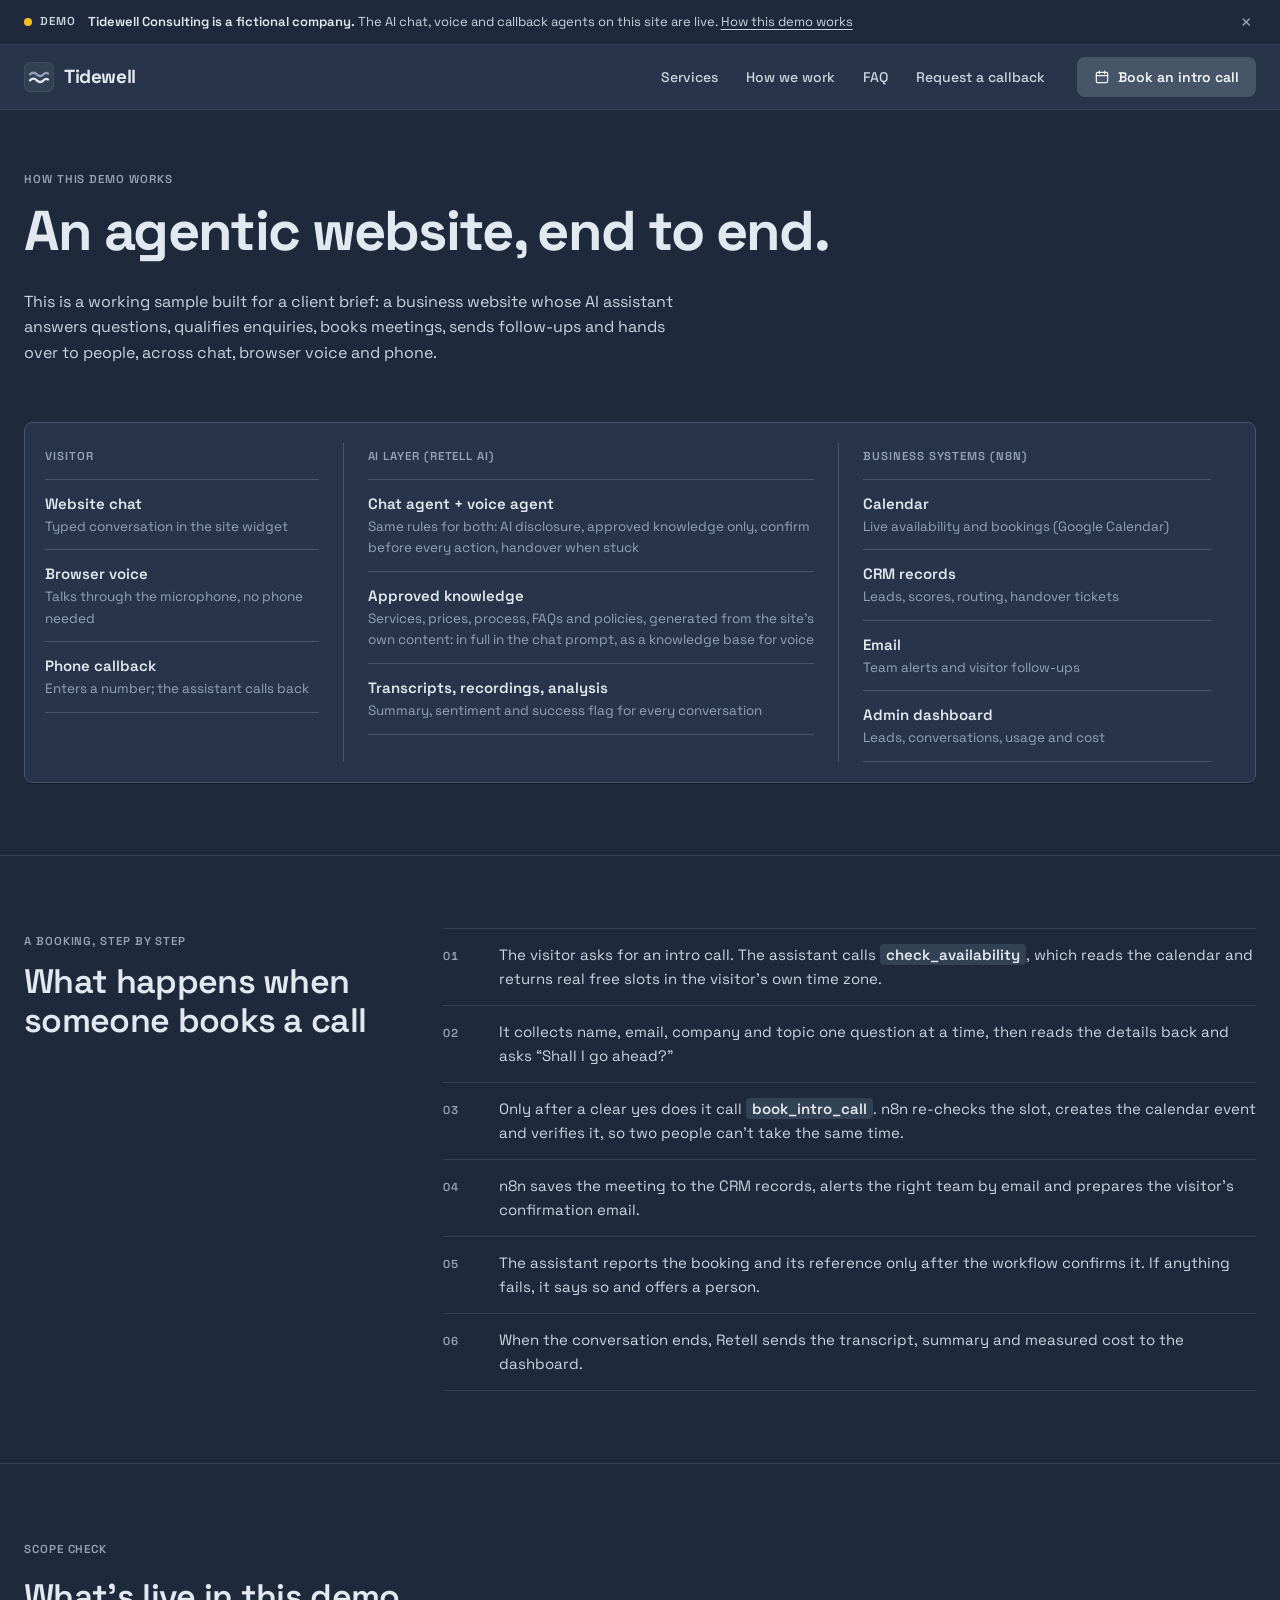
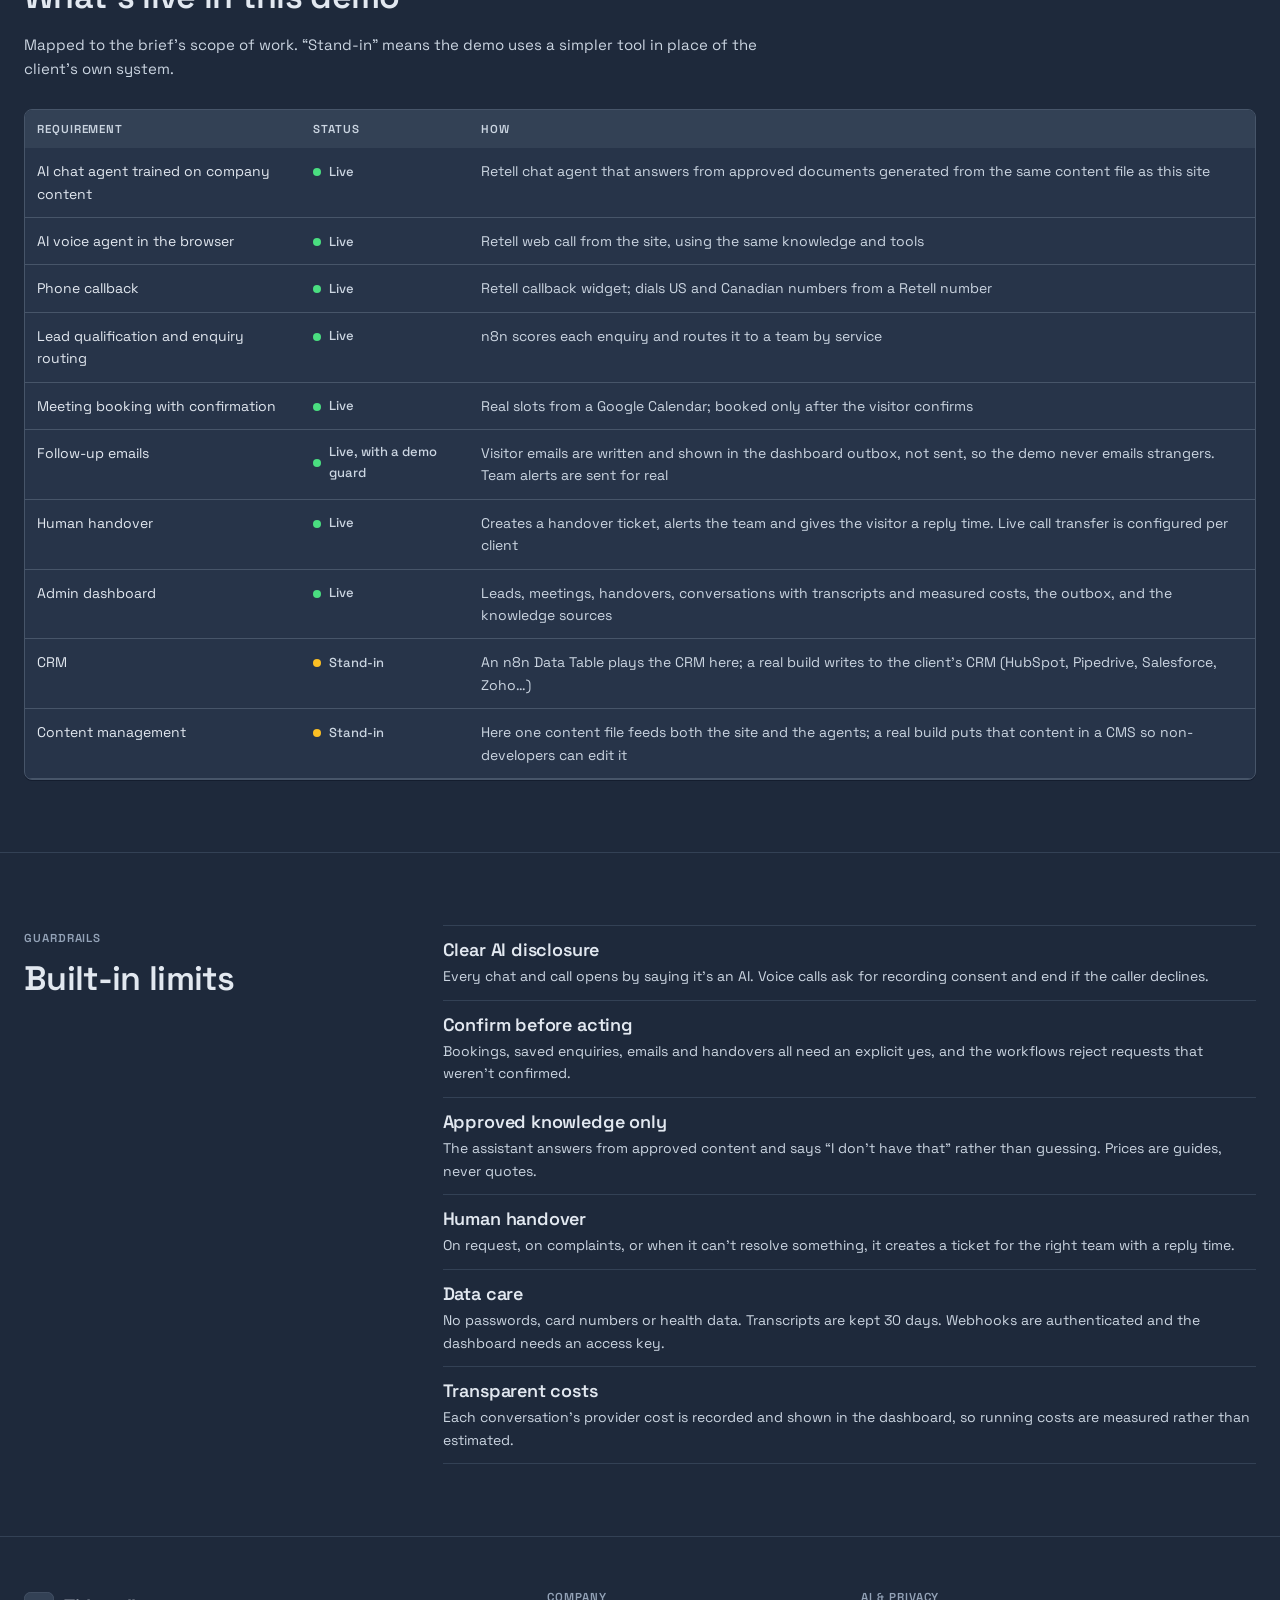
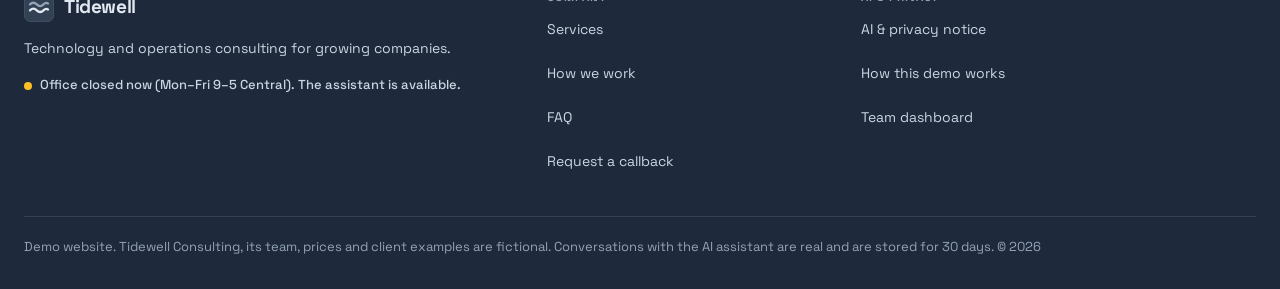
<file: how-it-works.html>
<!doctype html>
<html lang="en">
<head>
<meta charset="utf-8">
<meta name="viewport" content="width=device-width, initial-scale=1">
<title>How this demo works · Tidewell Consulting (demo)</title>
<meta name="description" content="Architecture of the Tidewell agentic website demo.">
<meta name="robots" content="noindex, nofollow">
<meta name="theme-color" content="#273449">
<link rel="icon" href="assets/logo.svg" type="image/svg+xml">
<link rel="preconnect" href="https://fonts.googleapis.com">
<link rel="preconnect" href="https://fonts.gstatic.com" crossorigin>
<link href="https://fonts.googleapis.com/css2?family=Space+Grotesk:wght@400;500;600;700&display=swap" rel="stylesheet">
<link rel="stylesheet" href="assets/site.css">

<script>document.documentElement.classList.add('js');window.TIDEWELL = {"publicKey":"public_key_83528e5e118f64de9748c","chatAgentId":"agent_e2953eaca8eac07a4e36b69609","voiceAgentId":"agent_92b39ca3a1e855667f4f72f65f","callbackPhone":"+15122702972","logoUrl":"https://waxwingfactor.github.io/agentic-website-demo/assets/logo.svg","hours":{"weekdays":[1,2,3,4,5],"open":"09:00","close":"17:00","label":"Monday to Friday, 9 AM to 5 PM Central Time"},"timezone":"America/Chicago","loadWidget":true};</script>
<script src="assets/site.js" defer></script>
</head>
<body>
<a class="skip" href="#main">Skip to content</a>
<div class="demo-banner" id="demo-banner" role="region" aria-label="Demo notice">
  <div class="wrap">
    <span class="status"><span class="dot warn"></span><span class="label" style="color:var(--ink-2)">Demo</span></span>
    <span class="text"><strong>Tidewell Consulting is a fictional company.</strong> The AI chat, voice and callback agents on this site are live. <a href="how-it-works.html">How this demo works</a></span>
    <button type="button" aria-label="Hide demo notice" data-dismiss-banner>&times;</button>
  </div>
</div>
<header class="site-header" id="top">
  <div class="wrap">
    <a class="brand" href="index.html"><svg viewBox="0 0 40 40" aria-hidden="true"><rect width="40" height="40" rx="9" fill="#334155"/><rect x=".5" y=".5" width="39" height="39" rx="8.5" fill="none" stroke="#475569"/><path d="M8 16.5c3-3 6-3 9 0s6 3 9 0c2-2 4-2.4 6-1.2" stroke="#94A3B8" stroke-width="3" fill="none" stroke-linecap="round"/><path d="M8 24.5c3-3 6-3 9 0s6 3 9 0c2-2 4-2.4 6-1.2" stroke="#E2E8F0" stroke-width="3" fill="none" stroke-linecap="round"/></svg><span>Tidewell</span></a>
    <nav class="nav" aria-label="Main">
      <a href="services.html">Services</a>
      <a href="index.html#process">How we work</a>
      <a href="index.html#faq">FAQ</a>
      <a href="callback.html">Request a callback</a>
    </nav>
    <button type="button" class="btn btn-primary header-cta" data-open-assistant="chat"><svg class="" viewBox="0 0 24 24" fill="none" stroke="currentColor" stroke-width="1.8" stroke-linecap="round" stroke-linejoin="round" aria-hidden="true"><rect x="3.5" y="5" width="17" height="15.5" rx="2"/><path d="M3.5 10h17M8 3v4M16 3v4"/></svg>Book an intro call</button>
    <button type="button" class="menu-btn" aria-label="Open menu" aria-expanded="false" data-menu><svg class="" viewBox="0 0 24 24" fill="none" stroke="currentColor" stroke-width="1.8" stroke-linecap="round" stroke-linejoin="round" aria-hidden="true"><path d="M4 7h16M4 12h16M4 17h16"/></svg></button>
  </div>
</header>
<main id="main">

<section class="page-hero first">
  <div class="wrap reveal">
    <span class="label">How this demo works</span>
    <h1 style="margin-top:12px">An agentic website, end to end.</h1>
    <p>This is a working sample built for a client brief: a business website whose AI assistant answers questions, qualifies enquiries, books meetings, sends follow-ups and hands over to people, across chat, browser voice and phone.</p>
  </div>
</section>
<section style="padding-top:0;border-top:0">
  <div class="wrap">
    <div class="panel arch reveal">
      <div class="arch-col">
        <span class="label">Visitor</span>
        <ul class="rows" style="margin-top:12px"><li><b>Website chat</b><span>Typed conversation in the site widget</span></li><li><b>Browser voice</b><span>Talks through the microphone, no phone needed</span></li><li><b>Phone callback</b><span>Enters a number; the assistant calls back</span></li></ul>
      </div>
      <div class="arch-col">
        <span class="label">AI layer (Retell AI)</span>
        <ul class="rows" style="margin-top:12px"><li><b>Chat agent + voice agent</b><span>Same rules for both: AI disclosure, approved knowledge only, confirm before every action, handover when stuck</span></li><li><b>Approved knowledge</b><span>Services, prices, process, FAQs and policies, generated from the site's own content: in full in the chat prompt, as a knowledge base for voice</span></li><li><b>Transcripts, recordings, analysis</b><span>Summary, sentiment and success flag for every conversation</span></li></ul>
      </div>
      <div class="arch-col">
        <span class="label">Business systems (n8n)</span>
        <ul class="rows" style="margin-top:12px"><li><b>Calendar</b><span>Live availability and bookings (Google Calendar)</span></li><li><b>CRM records</b><span>Leads, scores, routing, handover tickets</span></li><li><b>Email</b><span>Team alerts and visitor follow-ups</span></li><li><b>Admin dashboard</b><span>Leads, conversations, usage and cost</span></li></ul>
      </div>
    </div>
  </div>
</section>
<section>
  <div class="wrap grid">
    <div class="span-4 reveal"><span class="label">A booking, step by step</span><h2 style="margin-top:10px">What happens when someone books a call</h2></div>
    <ol class="flow span-8 reveal">
      <li><span>The visitor asks for an intro call. The assistant calls <code>check_availability</code>, which reads the calendar and returns real free slots in the visitor's own time zone.</span></li>
      <li><span>It collects name, email, company and topic one question at a time, then reads the details back and asks “Shall I go ahead?”</span></li>
      <li><span>Only after a clear yes does it call <code>book_intro_call</code>. n8n re-checks the slot, creates the calendar event and verifies it, so two people can't take the same time.</span></li>
      <li><span>n8n saves the meeting to the CRM records, alerts the right team by email and prepares the visitor's confirmation email.</span></li>
      <li><span>The assistant reports the booking and its reference only after the workflow confirms it. If anything fails, it says so and offers a person.</span></li>
      <li><span>When the conversation ends, Retell sends the transcript, summary and measured cost to the dashboard.</span></li>
    </ol>
  </div>
</section>
<section>
  <div class="wrap">
    <div class="section-head reveal"><span class="label">Scope check</span><h2 style="margin-top:10px">What's live in this demo</h2><p>Mapped to the brief's scope of work. “Stand-in” means the demo uses a simpler tool in place of the client's own system.</p></div>
    <div class="panel table-wrap reveal" style="padding:0"><table class="simple">
      <thead><tr><th>Requirement</th><th>Status</th><th>How</th></tr></thead>
      <tbody><tr><td>AI chat agent trained on company content</td><td><span class="status"><span class="dot ok"></span>Live</span></td><td>Retell chat agent that answers from approved documents generated from the same content file as this site</td></tr><tr><td>AI voice agent in the browser</td><td><span class="status"><span class="dot ok"></span>Live</span></td><td>Retell web call from the site, using the same knowledge and tools</td></tr><tr><td>Phone callback</td><td><span class="status"><span class="dot ok"></span>Live</span></td><td>Retell callback widget; dials US and Canadian numbers from a Retell number</td></tr><tr><td>Lead qualification and enquiry routing</td><td><span class="status"><span class="dot ok"></span>Live</span></td><td>n8n scores each enquiry and routes it to a team by service</td></tr><tr><td>Meeting booking with confirmation</td><td><span class="status"><span class="dot ok"></span>Live</span></td><td>Real slots from a Google Calendar; booked only after the visitor confirms</td></tr><tr><td>Follow-up emails</td><td><span class="status"><span class="dot ok"></span>Live, with a demo guard</span></td><td>Visitor emails are written and shown in the dashboard outbox, not sent, so the demo never emails strangers. Team alerts are sent for real</td></tr><tr><td>Human handover</td><td><span class="status"><span class="dot ok"></span>Live</span></td><td>Creates a handover ticket, alerts the team and gives the visitor a reply time. Live call transfer is configured per client</td></tr><tr><td>Admin dashboard</td><td><span class="status"><span class="dot ok"></span>Live</span></td><td>Leads, meetings, handovers, conversations with transcripts and measured costs, the outbox, and the knowledge sources</td></tr><tr><td>CRM</td><td><span class="status"><span class="dot warn"></span>Stand-in</span></td><td>An n8n Data Table plays the CRM here; a real build writes to the client's CRM (HubSpot, Pipedrive, Salesforce, Zoho…)</td></tr><tr><td>Content management</td><td><span class="status"><span class="dot warn"></span>Stand-in</span></td><td>Here one content file feeds both the site and the agents; a real build puts that content in a CMS so non-developers can edit it</td></tr></tbody>
    </table></div>
  </div>
</section>
<section>
  <div class="wrap grid">
    <div class="span-4 reveal"><span class="label">Guardrails</span><h2 style="margin-top:10px">Built-in limits</h2></div>
    <ul class="rows span-8 reveal">
      <li><h3 style="margin:0 0 4px">Clear AI disclosure</h3><p style="margin:0;font-size:14px">Every chat and call opens by saying it's an AI. Voice calls ask for recording consent and end if the caller declines.</p></li>
      <li><h3 style="margin:0 0 4px">Confirm before acting</h3><p style="margin:0;font-size:14px">Bookings, saved enquiries, emails and handovers all need an explicit yes, and the workflows reject requests that weren't confirmed.</p></li>
      <li><h3 style="margin:0 0 4px">Approved knowledge only</h3><p style="margin:0;font-size:14px">The assistant answers from approved content and says “I don't have that” rather than guessing. Prices are guides, never quotes.</p></li>
      <li><h3 style="margin:0 0 4px">Human handover</h3><p style="margin:0;font-size:14px">On request, on complaints, or when it can't resolve something, it creates a ticket for the right team with a reply time.</p></li>
      <li><h3 style="margin:0 0 4px">Data care</h3><p style="margin:0;font-size:14px">No passwords, card numbers or health data. Transcripts are kept 30 days. Webhooks are authenticated and the dashboard needs an access key.</p></li>
      <li><h3 style="margin:0 0 4px">Transparent costs</h3><p style="margin:0;font-size:14px">Each conversation's provider cost is recorded and shown in the dashboard, so running costs are measured rather than estimated.</p></li>
    </ul>
  </div>
</section>
</main>
<footer class="site-footer">
  <div class="wrap grid">
    <div class="span-5">
      <a class="brand" href="index.html"><svg viewBox="0 0 40 40" aria-hidden="true"><rect width="40" height="40" rx="9" fill="#334155"/><rect x=".5" y=".5" width="39" height="39" rx="8.5" fill="none" stroke="#475569"/><path d="M8 16.5c3-3 6-3 9 0s6 3 9 0c2-2 4-2.4 6-1.2" stroke="#94A3B8" stroke-width="3" fill="none" stroke-linecap="round"/><path d="M8 24.5c3-3 6-3 9 0s6 3 9 0c2-2 4-2.4 6-1.2" stroke="#E2E8F0" stroke-width="3" fill="none" stroke-linecap="round"/></svg><span>Tidewell</span></a>
      <p style="margin-top:8px">Technology and operations consulting for growing companies.</p>
      <p class="status"><span class="dot" data-office-dot></span><span data-office-text>Monday to Friday, 9 AM to 5 PM Central Time</span></p>
    </div>
    <div class="span-3">
      <span class="label">Company</span>
      <ul>
        <li><a href="services.html">Services</a></li>
        <li><a href="index.html#process">How we work</a></li>
        <li><a href="index.html#faq">FAQ</a></li>
        <li><a href="callback.html">Request a callback</a></li>
      </ul>
    </div>
    <div class="span-4">
      <span class="label">AI &amp; privacy</span>
      <ul>
        <li><a href="privacy.html">AI &amp; privacy notice</a></li>
        <li><a href="how-it-works.html">How this demo works</a></li>
        <li><a href="admin/">Team dashboard</a></li>
      </ul>
    </div>
    <p class="fine">Demo website. Tidewell Consulting, its team, prices and client examples are fictional. Conversations with the AI assistant are real and are stored for 30 days. &copy; 2026</p>
  </div>
</footer>
</body>
</html>
</file>
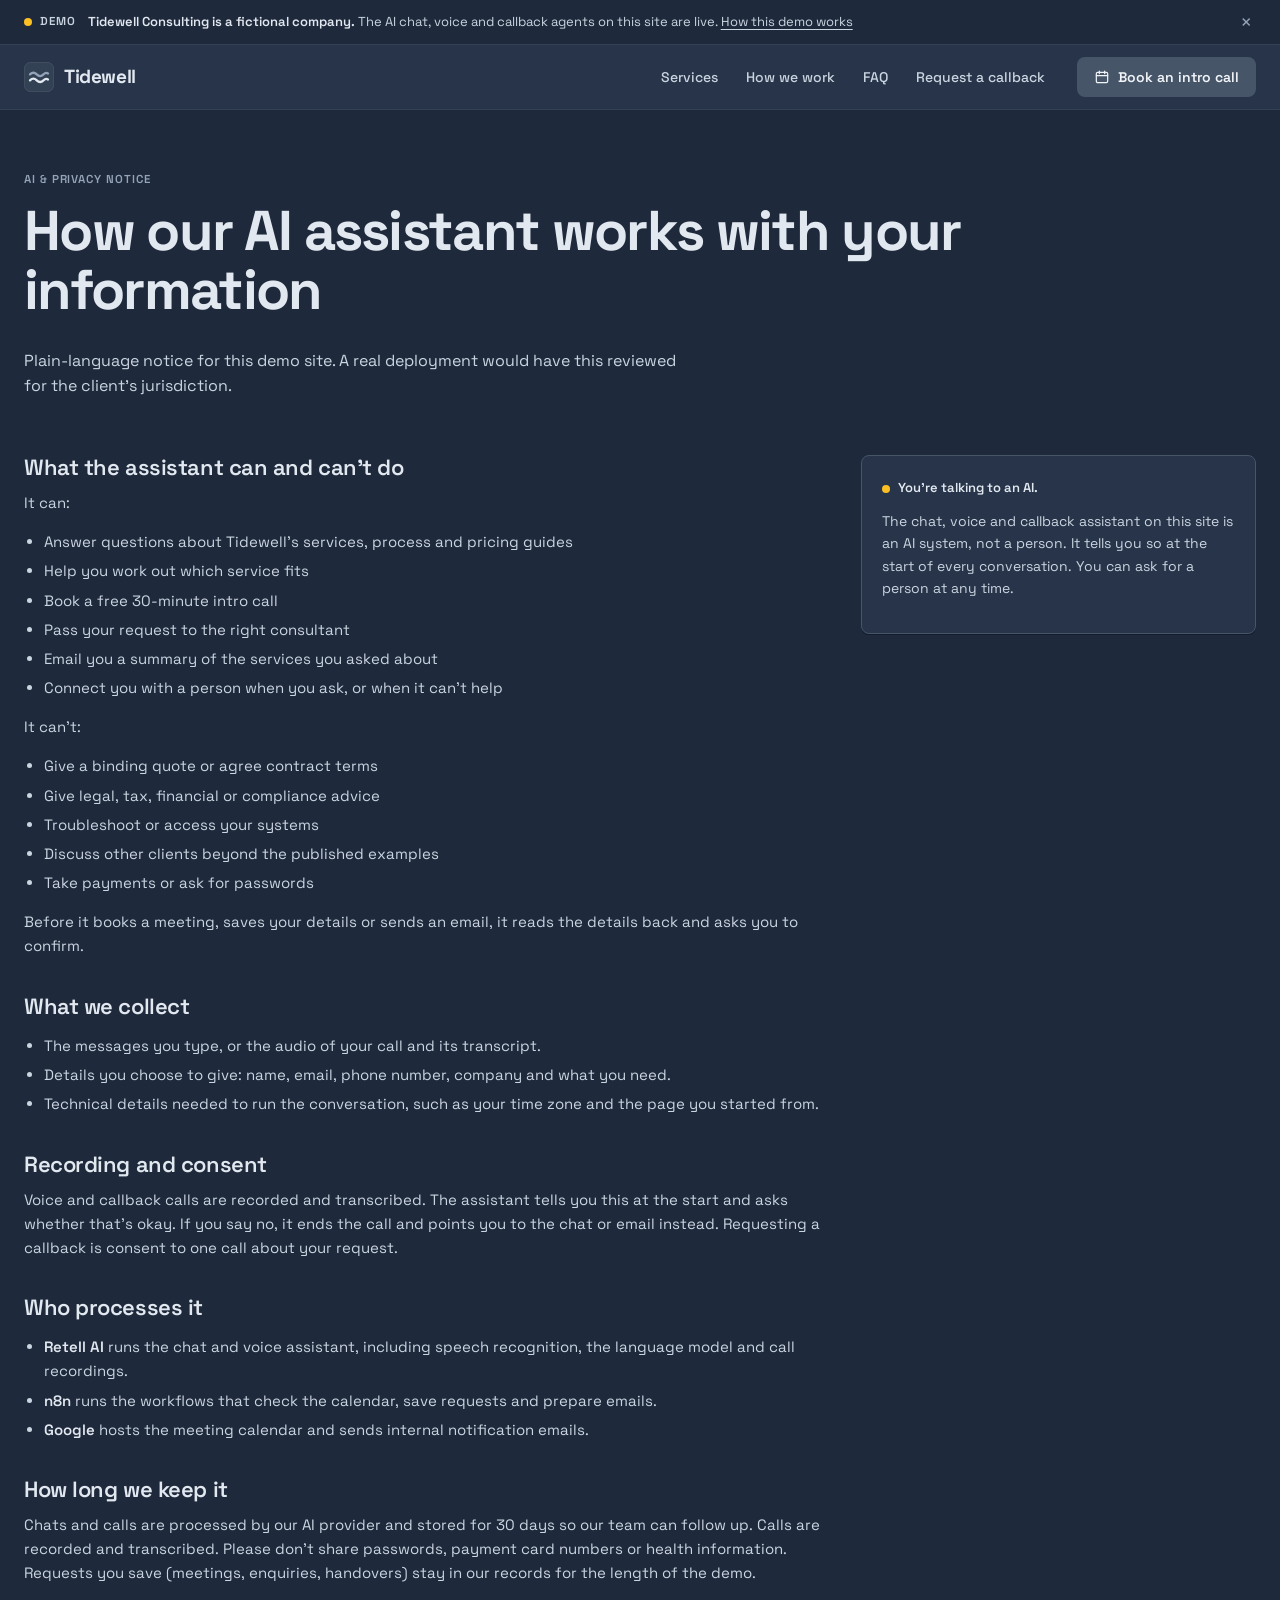
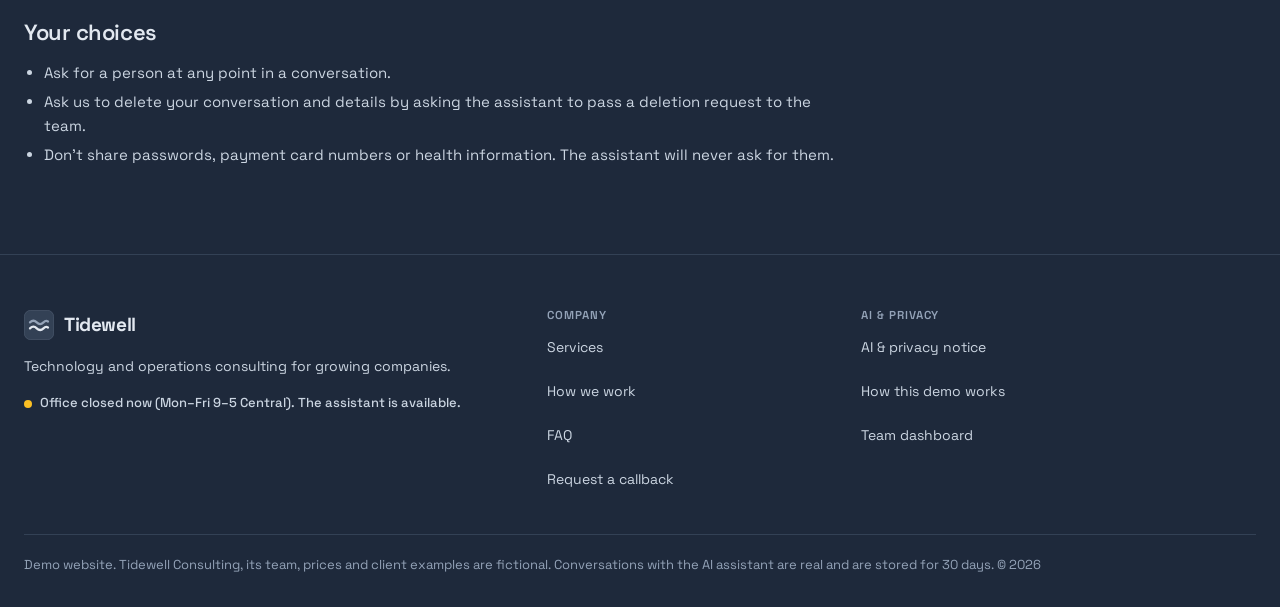
<file: privacy.html>
<!doctype html>
<html lang="en">
<head>
<meta charset="utf-8">
<meta name="viewport" content="width=device-width, initial-scale=1">
<title>AI &amp; privacy notice · Tidewell Consulting (demo)</title>
<meta name="description" content="How the Tidewell AI assistant handles your information.">
<meta name="robots" content="noindex, nofollow">
<meta name="theme-color" content="#273449">
<link rel="icon" href="assets/logo.svg" type="image/svg+xml">
<link rel="preconnect" href="https://fonts.googleapis.com">
<link rel="preconnect" href="https://fonts.gstatic.com" crossorigin>
<link href="https://fonts.googleapis.com/css2?family=Space+Grotesk:wght@400;500;600;700&display=swap" rel="stylesheet">
<link rel="stylesheet" href="assets/site.css">

<script>document.documentElement.classList.add('js');window.TIDEWELL = {"publicKey":"public_key_83528e5e118f64de9748c","chatAgentId":"agent_e2953eaca8eac07a4e36b69609","voiceAgentId":"agent_92b39ca3a1e855667f4f72f65f","callbackPhone":"+15122702972","logoUrl":"https://waxwingfactor.github.io/agentic-website-demo/assets/logo.svg","hours":{"weekdays":[1,2,3,4,5],"open":"09:00","close":"17:00","label":"Monday to Friday, 9 AM to 5 PM Central Time"},"timezone":"America/Chicago","loadWidget":true};</script>
<script src="assets/site.js" defer></script>
</head>
<body>
<a class="skip" href="#main">Skip to content</a>
<div class="demo-banner" id="demo-banner" role="region" aria-label="Demo notice">
  <div class="wrap">
    <span class="status"><span class="dot warn"></span><span class="label" style="color:var(--ink-2)">Demo</span></span>
    <span class="text"><strong>Tidewell Consulting is a fictional company.</strong> The AI chat, voice and callback agents on this site are live. <a href="how-it-works.html">How this demo works</a></span>
    <button type="button" aria-label="Hide demo notice" data-dismiss-banner>&times;</button>
  </div>
</div>
<header class="site-header" id="top">
  <div class="wrap">
    <a class="brand" href="index.html"><svg viewBox="0 0 40 40" aria-hidden="true"><rect width="40" height="40" rx="9" fill="#334155"/><rect x=".5" y=".5" width="39" height="39" rx="8.5" fill="none" stroke="#475569"/><path d="M8 16.5c3-3 6-3 9 0s6 3 9 0c2-2 4-2.4 6-1.2" stroke="#94A3B8" stroke-width="3" fill="none" stroke-linecap="round"/><path d="M8 24.5c3-3 6-3 9 0s6 3 9 0c2-2 4-2.4 6-1.2" stroke="#E2E8F0" stroke-width="3" fill="none" stroke-linecap="round"/></svg><span>Tidewell</span></a>
    <nav class="nav" aria-label="Main">
      <a href="services.html">Services</a>
      <a href="index.html#process">How we work</a>
      <a href="index.html#faq">FAQ</a>
      <a href="callback.html">Request a callback</a>
    </nav>
    <button type="button" class="btn btn-primary header-cta" data-open-assistant="chat"><svg class="" viewBox="0 0 24 24" fill="none" stroke="currentColor" stroke-width="1.8" stroke-linecap="round" stroke-linejoin="round" aria-hidden="true"><rect x="3.5" y="5" width="17" height="15.5" rx="2"/><path d="M3.5 10h17M8 3v4M16 3v4"/></svg>Book an intro call</button>
    <button type="button" class="menu-btn" aria-label="Open menu" aria-expanded="false" data-menu><svg class="" viewBox="0 0 24 24" fill="none" stroke="currentColor" stroke-width="1.8" stroke-linecap="round" stroke-linejoin="round" aria-hidden="true"><path d="M4 7h16M4 12h16M4 17h16"/></svg></button>
  </div>
</header>
<main id="main">

<section class="page-hero first">
  <div class="wrap reveal">
    <span class="label">AI &amp; privacy notice</span>
    <h1 style="margin-top:12px">How our AI assistant works with your information</h1>
    <p>Plain-language notice for this demo site. A real deployment would have this reviewed for the client's jurisdiction.</p>
  </div>
</section>
<section style="padding-top:0;border-top:0">
  <div class="wrap grid">
    <div class="span-8 prose reveal">
      <h2 style="margin-top:0">What the assistant can and can't do</h2>
      <p>It can:</p>
      <ul><li>Answer questions about Tidewell's services, process and pricing guides</li><li>Help you work out which service fits</li><li>Book a free 30-minute intro call</li><li>Pass your request to the right consultant</li><li>Email you a summary of the services you asked about</li><li>Connect you with a person when you ask, or when it can't help</li></ul>
      <p>It can't:</p>
      <ul><li>Give a binding quote or agree contract terms</li><li>Give legal, tax, financial or compliance advice</li><li>Troubleshoot or access your systems</li><li>Discuss other clients beyond the published examples</li><li>Take payments or ask for passwords</li></ul>
      <p>Before it books a meeting, saves your details or sends an email, it reads the details back and asks you to confirm.</p>
      <h2>What we collect</h2>
      <ul>
        <li>The messages you type, or the audio of your call and its transcript.</li>
        <li>Details you choose to give: name, email, phone number, company and what you need.</li>
        <li>Technical details needed to run the conversation, such as your time zone and the page you started from.</li>
      </ul>
      <h2>Recording and consent</h2>
      <p>Voice and callback calls are recorded and transcribed. The assistant tells you this at the start and asks whether that's okay. If you say no, it ends the call and points you to the chat or email instead. Requesting a callback is consent to one call about your request.</p>
      <h2>Who processes it</h2>
      <ul>
        <li><strong>Retell AI</strong> runs the chat and voice assistant, including speech recognition, the language model and call recordings.</li>
        <li><strong>n8n</strong> runs the workflows that check the calendar, save requests and prepare emails.</li>
        <li><strong>Google</strong> hosts the meeting calendar and sends internal notification emails.</li>
      </ul>
      <h2>How long we keep it</h2>
      <p>Chats and calls are processed by our AI provider and stored for 30 days so our team can follow up. Calls are recorded and transcribed. Please don't share passwords, payment card numbers or health information. Requests you save (meetings, enquiries, handovers) stay in our records for the length of the demo.</p>
      <h2>Your choices</h2>
      <ul>
        <li>Ask for a person at any point in a conversation.</li>
        <li>Ask us to delete your conversation and details by asking the assistant to pass a deletion request to the team.</li>
        <li>Don't share passwords, payment card numbers or health information. The assistant will never ask for them.</li>
      </ul>
    </div>
    <aside class="span-4 reveal">
      <div class="panel sticky">
        <span class="status"><span class="dot warn"></span><strong>You're talking to an AI.</strong></span>
        <p style="margin-top:10px;font-size:14px">The chat, voice and callback assistant on this site is an AI system, not a person. It tells you so at the start of every conversation. You can ask for a person at any time.</p>
      </div>
    </aside>
  </div>
</section>
</main>
<footer class="site-footer">
  <div class="wrap grid">
    <div class="span-5">
      <a class="brand" href="index.html"><svg viewBox="0 0 40 40" aria-hidden="true"><rect width="40" height="40" rx="9" fill="#334155"/><rect x=".5" y=".5" width="39" height="39" rx="8.5" fill="none" stroke="#475569"/><path d="M8 16.5c3-3 6-3 9 0s6 3 9 0c2-2 4-2.4 6-1.2" stroke="#94A3B8" stroke-width="3" fill="none" stroke-linecap="round"/><path d="M8 24.5c3-3 6-3 9 0s6 3 9 0c2-2 4-2.4 6-1.2" stroke="#E2E8F0" stroke-width="3" fill="none" stroke-linecap="round"/></svg><span>Tidewell</span></a>
      <p style="margin-top:8px">Technology and operations consulting for growing companies.</p>
      <p class="status"><span class="dot" data-office-dot></span><span data-office-text>Monday to Friday, 9 AM to 5 PM Central Time</span></p>
    </div>
    <div class="span-3">
      <span class="label">Company</span>
      <ul>
        <li><a href="services.html">Services</a></li>
        <li><a href="index.html#process">How we work</a></li>
        <li><a href="index.html#faq">FAQ</a></li>
        <li><a href="callback.html">Request a callback</a></li>
      </ul>
    </div>
    <div class="span-4">
      <span class="label">AI &amp; privacy</span>
      <ul>
        <li><a href="privacy.html">AI &amp; privacy notice</a></li>
        <li><a href="how-it-works.html">How this demo works</a></li>
        <li><a href="admin/">Team dashboard</a></li>
      </ul>
    </div>
    <p class="fine">Demo website. Tidewell Consulting, its team, prices and client examples are fictional. Conversations with the AI assistant are real and are stored for 30 days. &copy; 2026</p>
  </div>
</footer>
</body>
</html>
</file>
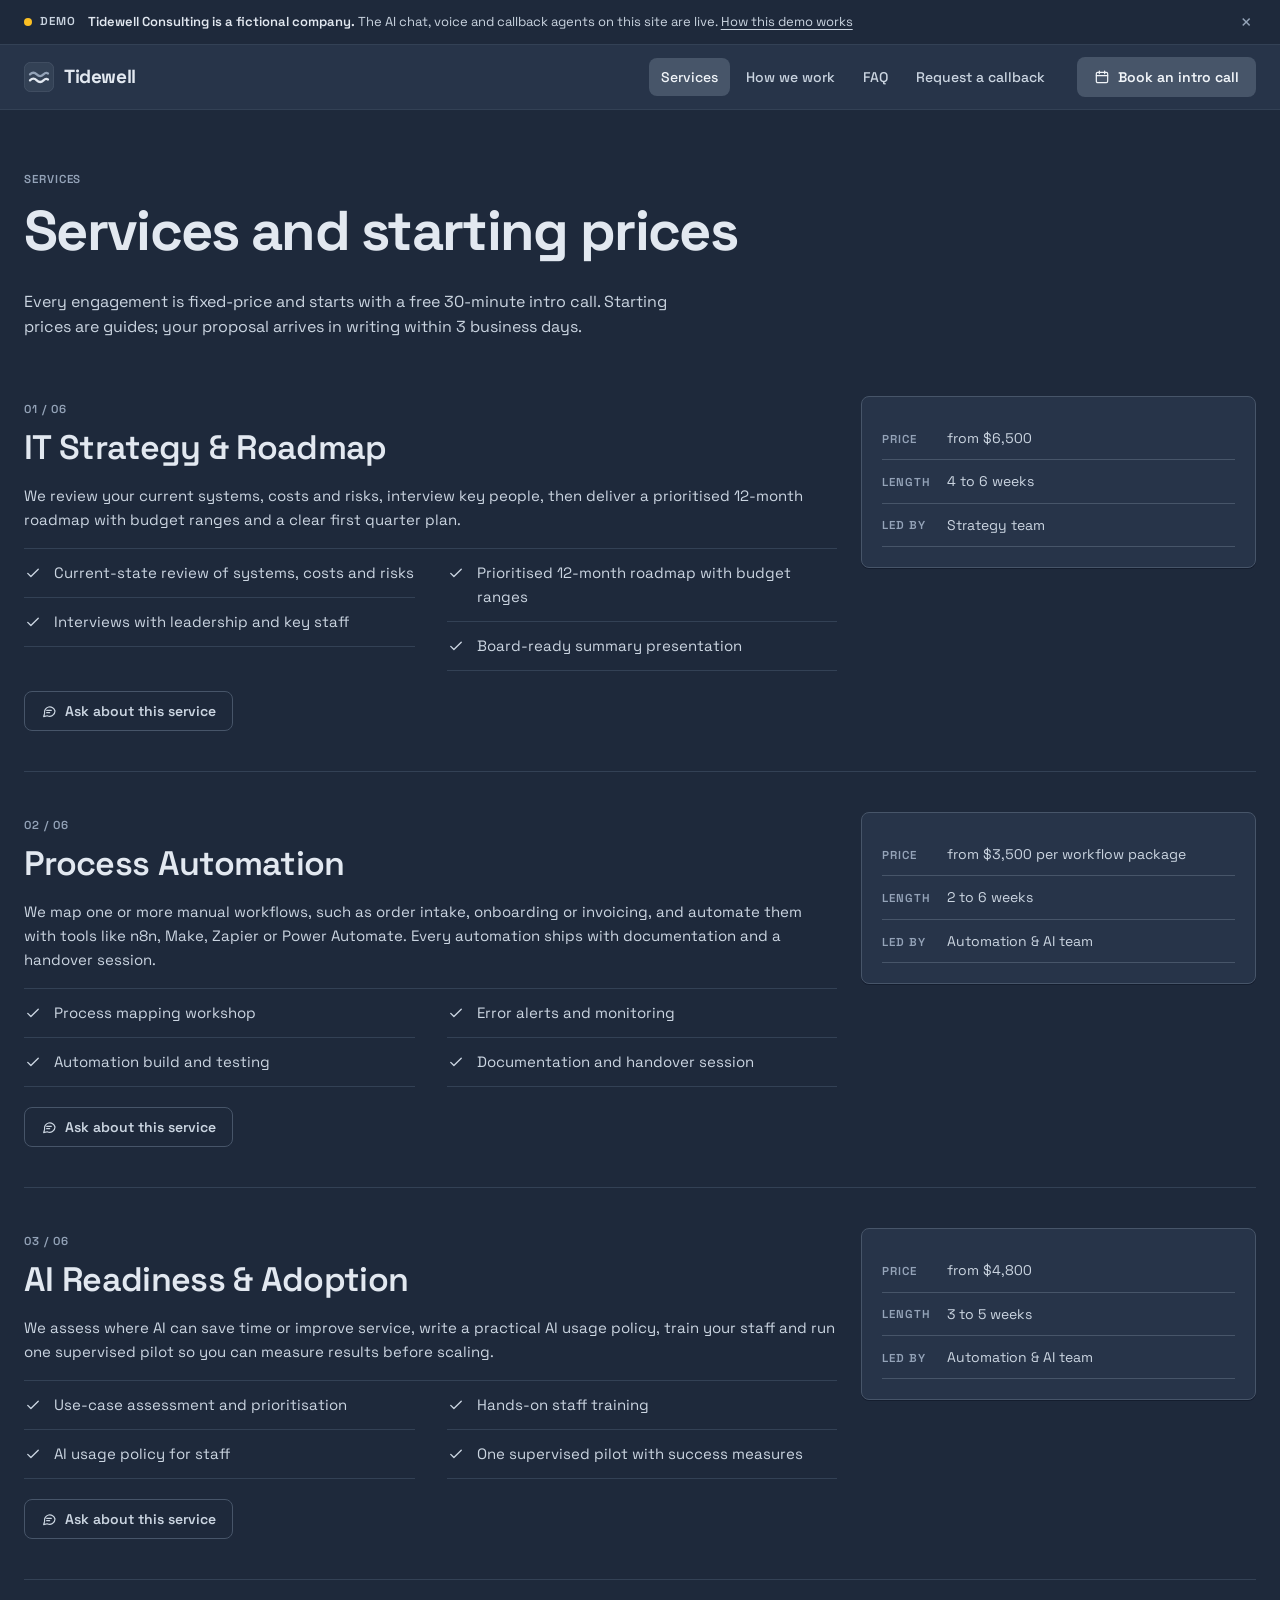
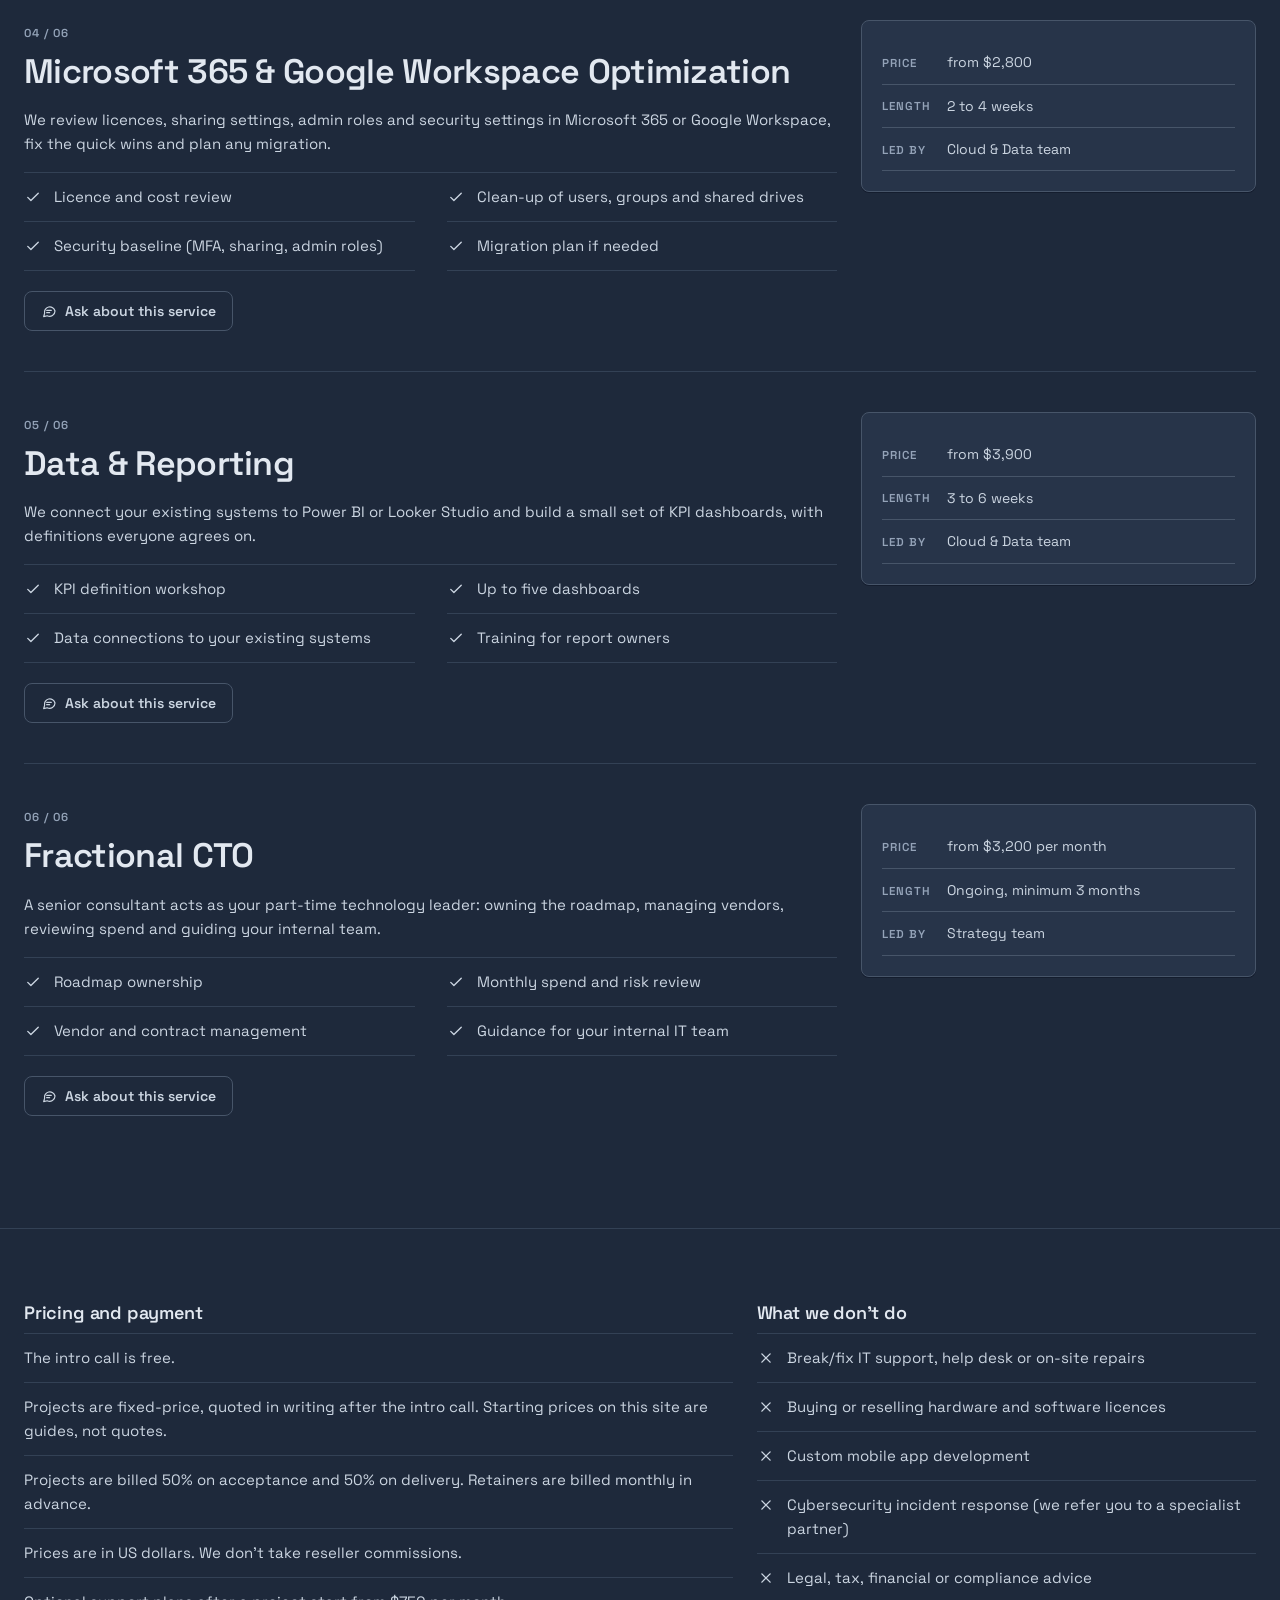
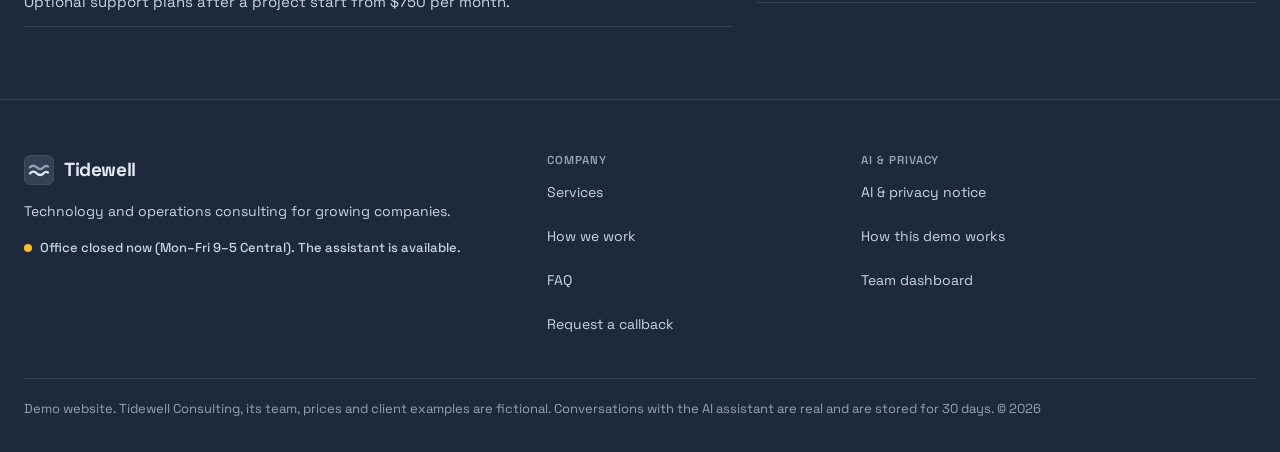
<file: services.html>
<!doctype html>
<html lang="en">
<head>
<meta charset="utf-8">
<meta name="viewport" content="width=device-width, initial-scale=1">
<title>Services · Tidewell Consulting (demo)</title>
<meta name="description" content="Tidewell services and starting prices.">
<meta name="robots" content="noindex, nofollow">
<meta name="theme-color" content="#273449">
<link rel="icon" href="assets/logo.svg" type="image/svg+xml">
<link rel="preconnect" href="https://fonts.googleapis.com">
<link rel="preconnect" href="https://fonts.gstatic.com" crossorigin>
<link href="https://fonts.googleapis.com/css2?family=Space+Grotesk:wght@400;500;600;700&display=swap" rel="stylesheet">
<link rel="stylesheet" href="assets/site.css">

<script>document.documentElement.classList.add('js');window.TIDEWELL = {"publicKey":"public_key_83528e5e118f64de9748c","chatAgentId":"agent_e2953eaca8eac07a4e36b69609","voiceAgentId":"agent_92b39ca3a1e855667f4f72f65f","callbackPhone":"+15122702972","logoUrl":"https://waxwingfactor.github.io/agentic-website-demo/assets/logo.svg","hours":{"weekdays":[1,2,3,4,5],"open":"09:00","close":"17:00","label":"Monday to Friday, 9 AM to 5 PM Central Time"},"timezone":"America/Chicago","loadWidget":true};</script>
<script src="assets/site.js" defer></script>
</head>
<body>
<a class="skip" href="#main">Skip to content</a>
<div class="demo-banner" id="demo-banner" role="region" aria-label="Demo notice">
  <div class="wrap">
    <span class="status"><span class="dot warn"></span><span class="label" style="color:var(--ink-2)">Demo</span></span>
    <span class="text"><strong>Tidewell Consulting is a fictional company.</strong> The AI chat, voice and callback agents on this site are live. <a href="how-it-works.html">How this demo works</a></span>
    <button type="button" aria-label="Hide demo notice" data-dismiss-banner>&times;</button>
  </div>
</div>
<header class="site-header" id="top">
  <div class="wrap">
    <a class="brand" href="index.html"><svg viewBox="0 0 40 40" aria-hidden="true"><rect width="40" height="40" rx="9" fill="#334155"/><rect x=".5" y=".5" width="39" height="39" rx="8.5" fill="none" stroke="#475569"/><path d="M8 16.5c3-3 6-3 9 0s6 3 9 0c2-2 4-2.4 6-1.2" stroke="#94A3B8" stroke-width="3" fill="none" stroke-linecap="round"/><path d="M8 24.5c3-3 6-3 9 0s6 3 9 0c2-2 4-2.4 6-1.2" stroke="#E2E8F0" stroke-width="3" fill="none" stroke-linecap="round"/></svg><span>Tidewell</span></a>
    <nav class="nav" aria-label="Main">
      <a href="services.html" aria-current="page">Services</a>
      <a href="index.html#process">How we work</a>
      <a href="index.html#faq">FAQ</a>
      <a href="callback.html">Request a callback</a>
    </nav>
    <button type="button" class="btn btn-primary header-cta" data-open-assistant="chat"><svg class="" viewBox="0 0 24 24" fill="none" stroke="currentColor" stroke-width="1.8" stroke-linecap="round" stroke-linejoin="round" aria-hidden="true"><rect x="3.5" y="5" width="17" height="15.5" rx="2"/><path d="M3.5 10h17M8 3v4M16 3v4"/></svg>Book an intro call</button>
    <button type="button" class="menu-btn" aria-label="Open menu" aria-expanded="false" data-menu><svg class="" viewBox="0 0 24 24" fill="none" stroke="currentColor" stroke-width="1.8" stroke-linecap="round" stroke-linejoin="round" aria-hidden="true"><path d="M4 7h16M4 12h16M4 17h16"/></svg></button>
  </div>
</header>
<main id="main">

<section class="page-hero first">
  <div class="wrap reveal">
    <span class="label">Services</span>
    <h1 style="margin-top:12px">Services and starting prices</h1>
    <p>Every engagement is fixed-price and starts with a free 30-minute intro call. Starting prices are guides; your proposal arrives in writing within 3 business days.</p>
  </div>
</section>
<section style="padding-top:0;border-top:0">
  <div class="wrap">
    <article class="svc-detail grid" id="strategy">
      <div class="span-8 reveal">
        <span class="label">01 / 06</span>
        <h2 style="margin-top:8px">IT Strategy &amp; Roadmap</h2>
        <p>We review your current systems, costs and risks, interview key people, then deliver a prioritised 12-month roadmap with budget ranges and a clear first quarter plan.</p>
        <ul class="rows cols-2" style="margin:16px 0 20px"><li class="check-row"><svg class="" viewBox="0 0 24 24" fill="none" stroke="currentColor" stroke-width="1.8" stroke-linecap="round" stroke-linejoin="round" aria-hidden="true"><path d="m5 12.5 4.2 4.2L19 7"/></svg><span>Current-state review of systems, costs and risks</span></li><li class="check-row"><svg class="" viewBox="0 0 24 24" fill="none" stroke="currentColor" stroke-width="1.8" stroke-linecap="round" stroke-linejoin="round" aria-hidden="true"><path d="m5 12.5 4.2 4.2L19 7"/></svg><span>Interviews with leadership and key staff</span></li><li class="check-row"><svg class="" viewBox="0 0 24 24" fill="none" stroke="currentColor" stroke-width="1.8" stroke-linecap="round" stroke-linejoin="round" aria-hidden="true"><path d="m5 12.5 4.2 4.2L19 7"/></svg><span>Prioritised 12-month roadmap with budget ranges</span></li><li class="check-row"><svg class="" viewBox="0 0 24 24" fill="none" stroke="currentColor" stroke-width="1.8" stroke-linecap="round" stroke-linejoin="round" aria-hidden="true"><path d="m5 12.5 4.2 4.2L19 7"/></svg><span>Board-ready summary presentation</span></li></ul>
        <button type="button" class="btn btn-secondary" data-open-assistant="chat"><svg class="" viewBox="0 0 24 24" fill="none" stroke="currentColor" stroke-width="1.8" stroke-linecap="round" stroke-linejoin="round" aria-hidden="true"><path d="M21 12a8 8 0 0 1-11.6 7.1L4 20.5l1.4-4.9A8 8 0 1 1 21 12Z"/><path d="M8.5 11h7M8.5 14.5h4.5"/></svg>Ask about this service</button>
      </div>
      <aside class="span-4 reveal">
        <div class="panel">
          <dl class="facts">
            <dt><span class="label">Price</span></dt><dd class="price">from $6,500</dd>
            <dt><span class="label">Length</span></dt><dd>4 to 6 weeks</dd>
            <dt><span class="label">Led by</span></dt><dd>Strategy team</dd>
          </dl>
        </div>
      </aside>
    </article>
    <article class="svc-detail grid" id="automation">
      <div class="span-8 reveal">
        <span class="label">02 / 06</span>
        <h2 style="margin-top:8px">Process Automation</h2>
        <p>We map one or more manual workflows, such as order intake, onboarding or invoicing, and automate them with tools like n8n, Make, Zapier or Power Automate. Every automation ships with documentation and a handover session.</p>
        <ul class="rows cols-2" style="margin:16px 0 20px"><li class="check-row"><svg class="" viewBox="0 0 24 24" fill="none" stroke="currentColor" stroke-width="1.8" stroke-linecap="round" stroke-linejoin="round" aria-hidden="true"><path d="m5 12.5 4.2 4.2L19 7"/></svg><span>Process mapping workshop</span></li><li class="check-row"><svg class="" viewBox="0 0 24 24" fill="none" stroke="currentColor" stroke-width="1.8" stroke-linecap="round" stroke-linejoin="round" aria-hidden="true"><path d="m5 12.5 4.2 4.2L19 7"/></svg><span>Automation build and testing</span></li><li class="check-row"><svg class="" viewBox="0 0 24 24" fill="none" stroke="currentColor" stroke-width="1.8" stroke-linecap="round" stroke-linejoin="round" aria-hidden="true"><path d="m5 12.5 4.2 4.2L19 7"/></svg><span>Error alerts and monitoring</span></li><li class="check-row"><svg class="" viewBox="0 0 24 24" fill="none" stroke="currentColor" stroke-width="1.8" stroke-linecap="round" stroke-linejoin="round" aria-hidden="true"><path d="m5 12.5 4.2 4.2L19 7"/></svg><span>Documentation and handover session</span></li></ul>
        <button type="button" class="btn btn-secondary" data-open-assistant="chat"><svg class="" viewBox="0 0 24 24" fill="none" stroke="currentColor" stroke-width="1.8" stroke-linecap="round" stroke-linejoin="round" aria-hidden="true"><path d="M21 12a8 8 0 0 1-11.6 7.1L4 20.5l1.4-4.9A8 8 0 1 1 21 12Z"/><path d="M8.5 11h7M8.5 14.5h4.5"/></svg>Ask about this service</button>
      </div>
      <aside class="span-4 reveal">
        <div class="panel">
          <dl class="facts">
            <dt><span class="label">Price</span></dt><dd class="price">from $3,500 per workflow package</dd>
            <dt><span class="label">Length</span></dt><dd>2 to 6 weeks</dd>
            <dt><span class="label">Led by</span></dt><dd>Automation &amp; AI team</dd>
          </dl>
        </div>
      </aside>
    </article>
    <article class="svc-detail grid" id="ai">
      <div class="span-8 reveal">
        <span class="label">03 / 06</span>
        <h2 style="margin-top:8px">AI Readiness &amp; Adoption</h2>
        <p>We assess where AI can save time or improve service, write a practical AI usage policy, train your staff and run one supervised pilot so you can measure results before scaling.</p>
        <ul class="rows cols-2" style="margin:16px 0 20px"><li class="check-row"><svg class="" viewBox="0 0 24 24" fill="none" stroke="currentColor" stroke-width="1.8" stroke-linecap="round" stroke-linejoin="round" aria-hidden="true"><path d="m5 12.5 4.2 4.2L19 7"/></svg><span>Use-case assessment and prioritisation</span></li><li class="check-row"><svg class="" viewBox="0 0 24 24" fill="none" stroke="currentColor" stroke-width="1.8" stroke-linecap="round" stroke-linejoin="round" aria-hidden="true"><path d="m5 12.5 4.2 4.2L19 7"/></svg><span>AI usage policy for staff</span></li><li class="check-row"><svg class="" viewBox="0 0 24 24" fill="none" stroke="currentColor" stroke-width="1.8" stroke-linecap="round" stroke-linejoin="round" aria-hidden="true"><path d="m5 12.5 4.2 4.2L19 7"/></svg><span>Hands-on staff training</span></li><li class="check-row"><svg class="" viewBox="0 0 24 24" fill="none" stroke="currentColor" stroke-width="1.8" stroke-linecap="round" stroke-linejoin="round" aria-hidden="true"><path d="m5 12.5 4.2 4.2L19 7"/></svg><span>One supervised pilot with success measures</span></li></ul>
        <button type="button" class="btn btn-secondary" data-open-assistant="chat"><svg class="" viewBox="0 0 24 24" fill="none" stroke="currentColor" stroke-width="1.8" stroke-linecap="round" stroke-linejoin="round" aria-hidden="true"><path d="M21 12a8 8 0 0 1-11.6 7.1L4 20.5l1.4-4.9A8 8 0 1 1 21 12Z"/><path d="M8.5 11h7M8.5 14.5h4.5"/></svg>Ask about this service</button>
      </div>
      <aside class="span-4 reveal">
        <div class="panel">
          <dl class="facts">
            <dt><span class="label">Price</span></dt><dd class="price">from $4,800</dd>
            <dt><span class="label">Length</span></dt><dd>3 to 5 weeks</dd>
            <dt><span class="label">Led by</span></dt><dd>Automation &amp; AI team</dd>
          </dl>
        </div>
      </aside>
    </article>
    <article class="svc-detail grid" id="workspace">
      <div class="span-8 reveal">
        <span class="label">04 / 06</span>
        <h2 style="margin-top:8px">Microsoft 365 &amp; Google Workspace Optimization</h2>
        <p>We review licences, sharing settings, admin roles and security settings in Microsoft 365 or Google Workspace, fix the quick wins and plan any migration.</p>
        <ul class="rows cols-2" style="margin:16px 0 20px"><li class="check-row"><svg class="" viewBox="0 0 24 24" fill="none" stroke="currentColor" stroke-width="1.8" stroke-linecap="round" stroke-linejoin="round" aria-hidden="true"><path d="m5 12.5 4.2 4.2L19 7"/></svg><span>Licence and cost review</span></li><li class="check-row"><svg class="" viewBox="0 0 24 24" fill="none" stroke="currentColor" stroke-width="1.8" stroke-linecap="round" stroke-linejoin="round" aria-hidden="true"><path d="m5 12.5 4.2 4.2L19 7"/></svg><span>Security baseline (MFA, sharing, admin roles)</span></li><li class="check-row"><svg class="" viewBox="0 0 24 24" fill="none" stroke="currentColor" stroke-width="1.8" stroke-linecap="round" stroke-linejoin="round" aria-hidden="true"><path d="m5 12.5 4.2 4.2L19 7"/></svg><span>Clean-up of users, groups and shared drives</span></li><li class="check-row"><svg class="" viewBox="0 0 24 24" fill="none" stroke="currentColor" stroke-width="1.8" stroke-linecap="round" stroke-linejoin="round" aria-hidden="true"><path d="m5 12.5 4.2 4.2L19 7"/></svg><span>Migration plan if needed</span></li></ul>
        <button type="button" class="btn btn-secondary" data-open-assistant="chat"><svg class="" viewBox="0 0 24 24" fill="none" stroke="currentColor" stroke-width="1.8" stroke-linecap="round" stroke-linejoin="round" aria-hidden="true"><path d="M21 12a8 8 0 0 1-11.6 7.1L4 20.5l1.4-4.9A8 8 0 1 1 21 12Z"/><path d="M8.5 11h7M8.5 14.5h4.5"/></svg>Ask about this service</button>
      </div>
      <aside class="span-4 reveal">
        <div class="panel">
          <dl class="facts">
            <dt><span class="label">Price</span></dt><dd class="price">from $2,800</dd>
            <dt><span class="label">Length</span></dt><dd>2 to 4 weeks</dd>
            <dt><span class="label">Led by</span></dt><dd>Cloud &amp; Data team</dd>
          </dl>
        </div>
      </aside>
    </article>
    <article class="svc-detail grid" id="data">
      <div class="span-8 reveal">
        <span class="label">05 / 06</span>
        <h2 style="margin-top:8px">Data &amp; Reporting</h2>
        <p>We connect your existing systems to Power BI or Looker Studio and build a small set of KPI dashboards, with definitions everyone agrees on.</p>
        <ul class="rows cols-2" style="margin:16px 0 20px"><li class="check-row"><svg class="" viewBox="0 0 24 24" fill="none" stroke="currentColor" stroke-width="1.8" stroke-linecap="round" stroke-linejoin="round" aria-hidden="true"><path d="m5 12.5 4.2 4.2L19 7"/></svg><span>KPI definition workshop</span></li><li class="check-row"><svg class="" viewBox="0 0 24 24" fill="none" stroke="currentColor" stroke-width="1.8" stroke-linecap="round" stroke-linejoin="round" aria-hidden="true"><path d="m5 12.5 4.2 4.2L19 7"/></svg><span>Data connections to your existing systems</span></li><li class="check-row"><svg class="" viewBox="0 0 24 24" fill="none" stroke="currentColor" stroke-width="1.8" stroke-linecap="round" stroke-linejoin="round" aria-hidden="true"><path d="m5 12.5 4.2 4.2L19 7"/></svg><span>Up to five dashboards</span></li><li class="check-row"><svg class="" viewBox="0 0 24 24" fill="none" stroke="currentColor" stroke-width="1.8" stroke-linecap="round" stroke-linejoin="round" aria-hidden="true"><path d="m5 12.5 4.2 4.2L19 7"/></svg><span>Training for report owners</span></li></ul>
        <button type="button" class="btn btn-secondary" data-open-assistant="chat"><svg class="" viewBox="0 0 24 24" fill="none" stroke="currentColor" stroke-width="1.8" stroke-linecap="round" stroke-linejoin="round" aria-hidden="true"><path d="M21 12a8 8 0 0 1-11.6 7.1L4 20.5l1.4-4.9A8 8 0 1 1 21 12Z"/><path d="M8.5 11h7M8.5 14.5h4.5"/></svg>Ask about this service</button>
      </div>
      <aside class="span-4 reveal">
        <div class="panel">
          <dl class="facts">
            <dt><span class="label">Price</span></dt><dd class="price">from $3,900</dd>
            <dt><span class="label">Length</span></dt><dd>3 to 6 weeks</dd>
            <dt><span class="label">Led by</span></dt><dd>Cloud &amp; Data team</dd>
          </dl>
        </div>
      </aside>
    </article>
    <article class="svc-detail grid" id="fractional-cto">
      <div class="span-8 reveal">
        <span class="label">06 / 06</span>
        <h2 style="margin-top:8px">Fractional CTO</h2>
        <p>A senior consultant acts as your part-time technology leader: owning the roadmap, managing vendors, reviewing spend and guiding your internal team.</p>
        <ul class="rows cols-2" style="margin:16px 0 20px"><li class="check-row"><svg class="" viewBox="0 0 24 24" fill="none" stroke="currentColor" stroke-width="1.8" stroke-linecap="round" stroke-linejoin="round" aria-hidden="true"><path d="m5 12.5 4.2 4.2L19 7"/></svg><span>Roadmap ownership</span></li><li class="check-row"><svg class="" viewBox="0 0 24 24" fill="none" stroke="currentColor" stroke-width="1.8" stroke-linecap="round" stroke-linejoin="round" aria-hidden="true"><path d="m5 12.5 4.2 4.2L19 7"/></svg><span>Vendor and contract management</span></li><li class="check-row"><svg class="" viewBox="0 0 24 24" fill="none" stroke="currentColor" stroke-width="1.8" stroke-linecap="round" stroke-linejoin="round" aria-hidden="true"><path d="m5 12.5 4.2 4.2L19 7"/></svg><span>Monthly spend and risk review</span></li><li class="check-row"><svg class="" viewBox="0 0 24 24" fill="none" stroke="currentColor" stroke-width="1.8" stroke-linecap="round" stroke-linejoin="round" aria-hidden="true"><path d="m5 12.5 4.2 4.2L19 7"/></svg><span>Guidance for your internal IT team</span></li></ul>
        <button type="button" class="btn btn-secondary" data-open-assistant="chat"><svg class="" viewBox="0 0 24 24" fill="none" stroke="currentColor" stroke-width="1.8" stroke-linecap="round" stroke-linejoin="round" aria-hidden="true"><path d="M21 12a8 8 0 0 1-11.6 7.1L4 20.5l1.4-4.9A8 8 0 1 1 21 12Z"/><path d="M8.5 11h7M8.5 14.5h4.5"/></svg>Ask about this service</button>
      </div>
      <aside class="span-4 reveal">
        <div class="panel">
          <dl class="facts">
            <dt><span class="label">Price</span></dt><dd class="price">from $3,200 per month</dd>
            <dt><span class="label">Length</span></dt><dd>Ongoing, minimum 3 months</dd>
            <dt><span class="label">Led by</span></dt><dd>Strategy team</dd>
          </dl>
        </div>
      </aside>
    </article>
  </div>
</section>
<section>
  <div class="wrap grid">
    <div class="span-7 reveal">
      <h3>Pricing and payment</h3>
      <ul class="rows"><li>The intro call is free.</li><li>Projects are fixed-price, quoted in writing after the intro call. Starting prices on this site are guides, not quotes.</li><li>Projects are billed 50% on acceptance and 50% on delivery. Retainers are billed monthly in advance.</li><li>Prices are in US dollars. We don't take reseller commissions.</li><li>Optional support plans after a project start from $750 per month.</li></ul>
    </div>
    <div class="span-5 reveal">
      <h3>What we don't do</h3>
      <ul class="rows"><li class="check-row"><svg class="" viewBox="0 0 24 24" fill="none" stroke="currentColor" stroke-width="1.8" stroke-linecap="round" stroke-linejoin="round" aria-hidden="true"><path d="M6.5 6.5l11 11M17.5 6.5l-11 11"/></svg><span>Break/fix IT support, help desk or on-site repairs</span></li><li class="check-row"><svg class="" viewBox="0 0 24 24" fill="none" stroke="currentColor" stroke-width="1.8" stroke-linecap="round" stroke-linejoin="round" aria-hidden="true"><path d="M6.5 6.5l11 11M17.5 6.5l-11 11"/></svg><span>Buying or reselling hardware and software licences</span></li><li class="check-row"><svg class="" viewBox="0 0 24 24" fill="none" stroke="currentColor" stroke-width="1.8" stroke-linecap="round" stroke-linejoin="round" aria-hidden="true"><path d="M6.5 6.5l11 11M17.5 6.5l-11 11"/></svg><span>Custom mobile app development</span></li><li class="check-row"><svg class="" viewBox="0 0 24 24" fill="none" stroke="currentColor" stroke-width="1.8" stroke-linecap="round" stroke-linejoin="round" aria-hidden="true"><path d="M6.5 6.5l11 11M17.5 6.5l-11 11"/></svg><span>Cybersecurity incident response (we refer you to a specialist partner)</span></li><li class="check-row"><svg class="" viewBox="0 0 24 24" fill="none" stroke="currentColor" stroke-width="1.8" stroke-linecap="round" stroke-linejoin="round" aria-hidden="true"><path d="M6.5 6.5l11 11M17.5 6.5l-11 11"/></svg><span>Legal, tax, financial or compliance advice</span></li></ul>
    </div>
  </div>
</section>
</main>
<footer class="site-footer">
  <div class="wrap grid">
    <div class="span-5">
      <a class="brand" href="index.html"><svg viewBox="0 0 40 40" aria-hidden="true"><rect width="40" height="40" rx="9" fill="#334155"/><rect x=".5" y=".5" width="39" height="39" rx="8.5" fill="none" stroke="#475569"/><path d="M8 16.5c3-3 6-3 9 0s6 3 9 0c2-2 4-2.4 6-1.2" stroke="#94A3B8" stroke-width="3" fill="none" stroke-linecap="round"/><path d="M8 24.5c3-3 6-3 9 0s6 3 9 0c2-2 4-2.4 6-1.2" stroke="#E2E8F0" stroke-width="3" fill="none" stroke-linecap="round"/></svg><span>Tidewell</span></a>
      <p style="margin-top:8px">Technology and operations consulting for growing companies.</p>
      <p class="status"><span class="dot" data-office-dot></span><span data-office-text>Monday to Friday, 9 AM to 5 PM Central Time</span></p>
    </div>
    <div class="span-3">
      <span class="label">Company</span>
      <ul>
        <li><a href="services.html">Services</a></li>
        <li><a href="index.html#process">How we work</a></li>
        <li><a href="index.html#faq">FAQ</a></li>
        <li><a href="callback.html">Request a callback</a></li>
      </ul>
    </div>
    <div class="span-4">
      <span class="label">AI &amp; privacy</span>
      <ul>
        <li><a href="privacy.html">AI &amp; privacy notice</a></li>
        <li><a href="how-it-works.html">How this demo works</a></li>
        <li><a href="admin/">Team dashboard</a></li>
      </ul>
    </div>
    <p class="fine">Demo website. Tidewell Consulting, its team, prices and client examples are fictional. Conversations with the AI assistant are real and are stored for 30 days. &copy; 2026</p>
  </div>
</footer>
</body>
</html>
</file>
<file: assets/site.css>
/* Tidewell demo — Style C "Slate" (website-redesign-styles.md). Every colour is a token below. */
:root {
  --bg: #1E293B;
  --surface: #273449;
  --surface-2: #334155;
  --ink: #E2E8F0;
  --ink-2: #CBD5E1;
  --muted: #94A3B8;           /* never on --surface-2 (4.0:1) */
  --border: #334155;          /* hairlines on --bg */
  --border-strong: #475569;   /* hairlines on --surface */
  --accent: #475569;          /* FILL ONLY: never text, icons, borders-as-signal or focus */
  --accent-hover: #526277;
  --on-accent: #F1F5F9;
  --link: #CBD5E1;
  --ok: #4ADE80;
  --warn: #FBBF24;
  --bad: #F87171;
  --radius: 8px;
  --shadow: 0 1px 0 rgba(2, 6, 23, 0.35);
  --shadow-hover: 0 10px 24px -10px rgba(2, 6, 23, 0.6);
  --font: "Space Grotesk", system-ui, -apple-system, "Segoe UI", sans-serif;
  --max: 1280px;
  --ease-out: cubic-bezier(0.22, 1, 0.36, 1);
  --ease-press: cubic-bezier(0.34, 1.56, 0.64, 1);
}

* { box-sizing: border-box; }
html { -webkit-text-size-adjust: 100%; scroll-behavior: smooth; }
body { margin: 0; background: var(--bg); color: var(--ink-2); font: 400 15px/1.6 var(--font); -webkit-font-smoothing: antialiased; overflow-x: hidden; }
img, svg { display: block; max-width: 100%; }
h1, h2, h3, h4 { color: var(--ink); margin: 0 0 .5em; font-family: var(--font); }
h1 { font-size: clamp(36px, 4.4vw, 56px); font-weight: 700; letter-spacing: -0.03em; line-height: 1.05; }
h2 { font-size: clamp(24px, 2.8vw, 34px); font-weight: 600; letter-spacing: -0.02em; line-height: 1.15; }
h3 { font-size: 18px; font-weight: 600; letter-spacing: -0.01em; line-height: 1.3; }
h4 { font-size: 15px; font-weight: 600; letter-spacing: -0.01em; }
p { margin: 0 0 1em; }
strong, b { color: var(--ink); font-weight: 600; }
.num, td.num, .stat-value, .price { font-variant-numeric: tabular-nums; }
.label { display: inline-block; font-size: 11.5px; font-weight: 600; letter-spacing: 0.08em; text-transform: uppercase; line-height: 1.2; color: var(--muted); }
code { font-family: var(--font); font-weight: 600; color: var(--ink); background: var(--surface-2); padding: 1px 6px; border-radius: 4px; }

/* Links */
a { color: var(--link); text-decoration: underline; text-decoration-thickness: 1px; text-underline-offset: 3px; transition: color .16s; }
a:hover { color: var(--ink); }
:focus-visible { outline: 2px solid var(--link); outline-offset: 2px; border-radius: 4px; }
.skip { position: absolute; left: -999px; top: 0; background: var(--surface); color: var(--ink); padding: 10px 14px; z-index: 100; }
.skip:focus { left: 10px; top: 10px; }

/* Layout */
.wrap { width: min(var(--max), calc(100% - 48px)); margin: 0 auto; }
.grid { display: grid; grid-template-columns: repeat(12, minmax(0, 1fr)); gap: 24px; }
.span-8 { grid-column: span 8; } .span-4 { grid-column: span 4; } .span-7 { grid-column: span 7; } .span-5 { grid-column: span 5; } .span-12 { grid-column: span 12; } .span-3 { grid-column: span 3; } .span-9 { grid-column: span 9; }
section { padding: 72px 0; border-top: 1px solid var(--border); }
section.first { border-top: 0; }
.section-head { margin-bottom: 28px; max-width: 760px; }
.section-head .label { margin-bottom: 10px; }
.section-head p { color: var(--ink-2); }

/* Status dots: the only loud colour, always with a text label */
.dot { display: inline-block; width: 8px; height: 8px; border-radius: 50%; background: var(--muted); flex: none; }
.dot.ok { background: var(--ok); } .dot.warn { background: var(--warn); } .dot.bad { background: var(--bad); }
.status { display: inline-flex; align-items: center; gap: 8px; font-size: 13px; color: var(--ink-2); font-weight: 500; }

/* Demo strip */
.demo-banner { background: var(--bg); border-bottom: 1px solid var(--border); font-size: 13px; color: var(--ink-2); }
.demo-banner .wrap { display: flex; align-items: center; gap: 12px; min-height: 40px; padding: 6px 0; }
.demo-banner .text { flex: 1; }
.demo-banner button { background: none; border: 0; color: var(--muted); font: inherit; font-size: 20px; line-height: 1; cursor: pointer; width: 44px; height: 44px; margin: -6px -12px -6px 0; border-radius: var(--radius); }
.demo-banner button:hover { color: var(--ink); background: var(--surface); }

/* Header */
.site-header { position: sticky; top: 0; z-index: 50; background: var(--surface); border-bottom: 1px solid var(--border); }
.site-header .wrap { display: flex; align-items: center; gap: 20px; height: 64px; }
.brand { display: inline-flex; align-items: center; gap: 10px; color: var(--ink); text-decoration: none; font-weight: 700; font-size: 19px; letter-spacing: -0.02em; min-height: 44px; }
.brand:hover { color: var(--ink); }
.brand svg { width: 30px; height: 30px; }
.nav { display: flex; gap: 4px; margin-left: auto; }
.nav a { color: var(--ink-2); text-decoration: none; font-size: 14px; font-weight: 500; padding: 8px 12px; border-radius: var(--radius); transition: background .16s, color .16s; }
.nav a:hover { background: var(--surface-2); color: var(--ink); }
.nav a[aria-current="page"] { background: var(--accent); color: var(--on-accent); }
.menu-btn { display: none; margin-left: auto; width: 44px; height: 44px; background: transparent; border: 1px solid var(--border-strong); border-radius: var(--radius); color: var(--ink-2); cursor: pointer; }
.menu-btn svg { width: 20px; height: 20px; margin: auto; }

/* Buttons */
.btn { display: inline-flex; align-items: center; justify-content: center; gap: 8px; height: 40px; padding: 0 16px; border-radius: var(--radius); font: 600 14px/1 var(--font); text-decoration: none; cursor: pointer; border: 1px solid transparent; transition: background .16s, border-color .16s, transform .16s var(--ease-press); white-space: nowrap; }
.btn:active { transform: scale(0.98); }
.btn svg { width: 16px; height: 16px; flex: none; }
.btn-primary { background: var(--accent); color: var(--on-accent); }
.btn-primary:hover { background: var(--accent-hover); color: var(--on-accent); }
.btn-secondary { background: transparent; color: var(--ink-2); border-color: var(--border-strong); }
.btn-secondary:hover { background: var(--surface-2); color: var(--ink); }

/* Panels: elevation only where it means something */
.panel { background: var(--surface); border: 1px solid var(--border-strong); border-radius: var(--radius); box-shadow: var(--shadow); padding: 20px; }
.panel + .panel { margin-top: 24px; }
.panel h3 { margin-bottom: 12px; }
.lift { transition: transform .16s var(--ease-out), box-shadow .16s var(--ease-out); }
.lift:hover { transform: translateY(-2px); box-shadow: var(--shadow-hover); }

/* Hero */
.hero { padding: 64px 0 56px; border-top: 0; }
.hero .label { margin-bottom: 16px; }
.lede { font-size: 17px; color: var(--ink-2); max-width: 36em; }
.hero-actions { display: flex; flex-wrap: wrap; gap: 12px; margin: 24px 0 20px; }
.inline-list { display: flex; flex-wrap: wrap; gap: 8px 20px; list-style: none; margin: 0; padding: 0; font-size: 14px; color: var(--ink-2); }
.inline-list li { display: inline-flex; align-items: center; gap: 8px; }
.inline-list svg { width: 16px; height: 16px; color: var(--ink-2); }

/* Assistant panel */
.assist h2 { font-size: 20px; margin: 0 0 4px; }
.assist .sub { font-size: 14px; color: var(--muted); margin: 10px 0 12px; }
.assist-options { list-style: none; margin: 0; padding: 0; border-top: 1px solid var(--border-strong); }
.assist-option { display: flex; align-items: center; gap: 12px; width: 100%; min-height: 56px; padding: 10px 4px; background: none; border: 0; border-bottom: 1px solid var(--border-strong); color: var(--ink-2); font: inherit; text-align: left; text-decoration: none; cursor: pointer; transition: background .16s; border-radius: 0; }
.assist-option:hover { background: var(--surface-2); color: var(--ink); }
.assist-option:active { transform: scale(0.98); }
.assist-option svg.ico { width: 20px; height: 20px; color: var(--ink-2); flex: none; }
.assist-option strong { display: block; font-size: 15px; }
.assist-option .desc { display: block; font-size: 13px; color: var(--muted); }
.assist-option:hover .desc { color: var(--ink-2); }
.assist-option .arrow { width: 16px; height: 16px; margin-left: auto; color: var(--muted); transition: transform .16s var(--ease-out); }
.assist-option:hover .arrow { transform: translateX(3px); }
.disclosure { font-size: 13px; color: var(--ink-2); margin: 14px 0 0; line-height: 1.5; }

/* Live stats strip */
.stats { display: grid; grid-template-columns: repeat(4, minmax(0, 1fr)); border-top: 1px solid var(--border); border-bottom: 1px solid var(--border); margin-top: 40px; }
.stat { padding: 18px 20px 16px; border-left: 1px solid var(--border); }
.stat:first-child { border-left: 0; padding-left: 0; }
.stat-value { display: block; font-size: 32px; font-weight: 700; letter-spacing: -0.02em; line-height: 1; color: var(--ink); margin-bottom: 8px; }
.status-row { display: flex; flex-wrap: wrap; gap: 8px 24px; padding: 14px 0 0; }

/* Divided lists */
.rows { list-style: none; margin: 0; padding: 0; border-top: 1px solid var(--border); }
.rows > li, .rows > .row { border-bottom: 1px solid var(--border); min-height: 48px; padding: 12px 0; }
.panel .rows, .panel .rows > li, .panel .rows > .row { border-color: var(--border-strong); }
.rows > li.status { display: flex; }
.check-row { display: flex; gap: 12px; align-items: flex-start; }
.check-row svg { width: 18px; height: 18px; flex: none; margin-top: 3px; color: var(--ink-2); }
.cols-2 { column-count: 2; column-gap: 32px; }
.cols-2 > li { break-inside: avoid; }

/* Services list */
.svc-row { display: grid; grid-template-columns: 220px minmax(0, 1fr) 210px; gap: 8px 28px; align-items: baseline; padding: 18px 0; }
.svc-row h3 { margin: 0; }
.svc-row p { margin: 0; font-size: 14px; }
.svc-row .meta { text-align: right; white-space: nowrap; }
.svc-row .meta .price { display: block; color: var(--ink); font-weight: 600; }
.svc-row .meta .label { display: block; margin-top: 4px; }
.svc-row .more { font-size: 13px; }

/* Process: numbered sequence */
.steps { display: grid; grid-template-columns: repeat(4, minmax(0, 1fr)); gap: 24px; list-style: none; margin: 0; padding: 0; counter-reset: step; }
.steps li { counter-increment: step; border-top: 2px solid var(--border-strong); padding-top: 16px; }
.steps li::before { content: "0" counter(step); display: block; font-size: 11.5px; font-weight: 600; letter-spacing: .08em; color: var(--muted); margin-bottom: 8px; font-variant-numeric: tabular-nums; }
.steps p { font-size: 14px; margin: 0; }

/* Examples */
.ex-row { display: grid; grid-template-columns: 300px minmax(0, 1fr) 170px; gap: 8px 28px; align-items: baseline; padding: 16px 0; }
.ex-row h3 { margin: 0; font-size: 16px; }
.ex-row p { margin: 0; font-size: 14px; }

/* FAQ */
.faq details { border-bottom: 1px solid var(--border); }
.faq summary { cursor: pointer; list-style: none; min-height: 48px; padding: 14px 40px 14px 0; position: relative; color: var(--ink); font-weight: 500; }
.faq summary::-webkit-details-marker { display: none; }
.faq summary::after { content: ""; position: absolute; right: 8px; top: 21px; width: 8px; height: 8px; border-right: 1.5px solid var(--muted); border-bottom: 1.5px solid var(--muted); transform: rotate(45deg); transition: transform .16s var(--ease-out); }
.faq details[open] summary::after { transform: translateY(4px) rotate(-135deg); }
.faq summary:hover { color: var(--ink); background: var(--surface); }
.faq details p { padding: 0 0 16px; margin: 0; font-size: 14.5px; }
.sticky { position: sticky; top: 88px; }

/* Definition lists */
.facts { display: grid; grid-template-columns: auto 1fr; gap: 0; margin: 0; font-size: 14px; }
.facts dt, .facts dd { padding: 10px 0; border-bottom: 1px solid var(--border-strong); margin: 0; }
.facts dt { padding-right: 16px; }
.facts dt .label { vertical-align: middle; }

/* Ops note: the one human touch */
.ops-note { font-size: 13.5px; color: var(--ink-2); border-top: 1px solid var(--border-strong); margin-top: 16px; padding-top: 14px; }
.ops-note time { display: block; font-size: 11.5px; font-weight: 600; letter-spacing: .08em; text-transform: uppercase; color: var(--muted); margin-bottom: 4px; font-variant-numeric: tabular-nums; }

/* Page hero (inner pages) */
.page-hero { padding: 56px 0 40px; border-top: 0; }
.page-hero p { max-width: 42em; font-size: 16px; }

/* Service detail */
.svc-detail { scroll-margin-top: 90px; padding: 40px 0; border-top: 1px solid var(--border); }
.svc-detail:first-child { border-top: 0; padding-top: 0; }

/* Prose */
.prose h2 { font-size: 22px; margin-top: 1.6em; }
.prose li { margin-bottom: .35em; }
.prose ul { padding-left: 20px; }

/* Callback */
.cb-widget { height: 460px; overflow: hidden; padding: 0; }
.cb-offline { padding: 24px; color: var(--muted); }

/* How it works */
.arch { display: grid; grid-template-columns: 3fr 5fr 4fr; }
.arch-col { padding: 0 24px; border-left: 1px solid var(--border-strong); }
.arch-col:first-child { border-left: 0; padding-left: 0; }
.arch-col .rows > li b { display: block; color: var(--ink); font-weight: 600; }
.arch-col .rows > li span { display: block; font-size: 13.5px; color: var(--muted); }
.flow { list-style: none; margin: 0; padding: 0; counter-reset: f; border-top: 1px solid var(--border); }
.flow li { counter-increment: f; display: grid; grid-template-columns: 44px 1fr; gap: 12px; padding: 14px 0; border-bottom: 1px solid var(--border); }
.flow li::before { content: "0" counter(f); font-size: 11.5px; font-weight: 600; letter-spacing: .08em; color: var(--muted); padding-top: 4px; font-variant-numeric: tabular-nums; }
.table-wrap { overflow-x: auto; }
table.simple { width: 100%; border-collapse: collapse; font-size: 14px; }
table.simple th { text-align: left; font-size: 11.5px; font-weight: 600; letter-spacing: .08em; text-transform: uppercase; color: var(--ink-2); background: var(--surface-2); padding: 10px 12px; }
table.simple td { padding: 12px; border-bottom: 1px solid var(--border-strong); vertical-align: top; }
table.simple td:first-child { color: var(--ink); }

/* Footer */
.site-footer { border-top: 1px solid var(--border); padding: 48px 0 32px; font-size: 14px; }
.site-footer .grid { row-gap: 24px; }
.site-footer ul { list-style: none; margin: 0; padding: 0; }
.site-footer li a { display: inline-flex; align-items: center; min-height: 44px; padding: 0; color: var(--ink-2); text-decoration: none; }
.site-footer li a:hover { color: var(--ink); text-decoration: underline; }
.site-footer .fine { grid-column: 1 / -1; border-top: 1px solid var(--border); padding-top: 20px; margin: 8px 0 0; font-size: 13px; color: var(--muted); }

/* Motion: fade up once */
.js .reveal { opacity: 0; transform: translateY(16px); transition: opacity .6s var(--ease-out), transform .6s var(--ease-out); }
.reveal.in { opacity: 1; transform: none; }

@media (max-width: 1000px) {
  .span-8, .span-4, .span-7, .span-5, .span-3, .span-9 { grid-column: span 12; }
  .sticky { position: static; }
  .stats { grid-template-columns: repeat(2, minmax(0, 1fr)); }
  .stat:nth-child(3) { border-left: 0; padding-left: 0; }
  .stat:nth-child(n+3) { border-top: 1px solid var(--border); }
  .steps { grid-template-columns: repeat(2, minmax(0, 1fr)); }
  .arch { grid-template-columns: 1fr; }
  .arch-col { border-left: 0; padding: 0; margin-bottom: 24px; }
}
@media (max-width: 860px) {
  .nav, .header-cta { display: none; }
  .menu-btn { display: grid; }
  .site-header.open .nav { display: flex; flex-direction: column; position: absolute; top: 64px; left: 0; right: 0; gap: 0; background: var(--surface); border-bottom: 1px solid var(--border); padding: 8px 16px 16px; }
  .site-header.open .nav a { min-height: 44px; display: flex; align-items: center; }
  .site-header.open .header-cta { display: inline-flex; margin: 0 16px 16px; position: absolute; top: calc(64px + 4 * 44px + 24px); left: 0; }
}
@media (max-width: 767px) {
  body { font-size: 15px; }
  .wrap { width: calc(100% - 32px); }
  section { padding: 48px 0; }
  .hero { padding: 40px 0 40px; }
  .btn { height: 44px; }
  .hero-actions .btn { flex: 1 1 100%; }
  .svc-row, .ex-row { grid-template-columns: 1fr; }
  .svc-row .meta { text-align: left; }
  .steps { grid-template-columns: 1fr; }
  .cols-2 { column-count: 1; }
  .stats { grid-template-columns: 1fr 1fr; }
  .stat { padding: 14px 12px; }
  .stat-value { font-size: 26px; }
  .cb-widget { height: 480px; }
}
@media (prefers-reduced-motion: reduce) {
  html { scroll-behavior: auto; }
  .js .reveal { opacity: 1; transform: none; transition: none; }
  *, *::before, *::after { transition: none !important; animation: none !important; }
  .btn:active, .assist-option:active { transform: none; }
  .lift:hover { transform: none; }
}
</file>
<file: assets/admin.css>
/* Tidewell team dashboard — Style C "Slate". Every colour is a token below. */
:root {
  --bg: #1E293B;
  --surface: #273449;
  --surface-2: #334155;
  --ink: #E2E8F0;
  --ink-2: #CBD5E1;
  --muted: #94A3B8;           /* never on --surface-2 */
  --border: #334155;
  --border-strong: #475569;
  --accent: #475569;          /* fill only */
  --accent-hover: #526277;
  --on-accent: #F1F5F9;
  --link: #CBD5E1;
  --ok: #4ADE80;
  --warn: #FBBF24;
  --bad: #F87171;
  --radius: 8px;
  --shadow: 0 1px 0 rgba(2, 6, 23, 0.35);
  --shadow-hover: 0 10px 24px -10px rgba(2, 6, 23, 0.6);
  --scrim: rgba(2, 6, 23, 0.55);
  /* Chart series: reference palette, dark steps, validated on --surface (all checks pass) */
  --series-1: #3987E5;
  --series-2: #D95926;
  --series-3: #199E70;
  --grid: #334155;
  --axis: #475569;
  --font: "Space Grotesk", system-ui, -apple-system, "Segoe UI", sans-serif;
  --ease-out: cubic-bezier(0.22, 1, 0.36, 1);
  --ease-press: cubic-bezier(0.34, 1.56, 0.64, 1);
}
* { box-sizing: border-box; }
body { margin: 0; font: 400 15px/1.6 var(--font); color: var(--ink-2); background: var(--bg); -webkit-font-smoothing: antialiased; }
button, input, select { font: inherit; }
h1, h2, h3 { color: var(--ink); font-family: var(--font); }
a { color: var(--link); text-underline-offset: 3px; }
a:hover { color: var(--ink); }
:focus-visible { outline: 2px solid var(--link); outline-offset: 2px; border-radius: 4px; }
.hidden { display: none !important; }

/* Buttons */
.btn { display: inline-flex; align-items: center; justify-content: center; gap: 8px; height: 40px; padding: 0 16px; border: 1px solid transparent; border-radius: var(--radius); background: var(--accent); color: var(--on-accent); font-weight: 600; font-size: 14px; cursor: pointer; transition: background .16s, border-color .16s, transform .16s var(--ease-press); }
.btn:hover { background: var(--accent-hover); }
.btn:active { transform: scale(0.98); }
.btn:disabled { opacity: .6; cursor: progress; }
.btn.ghost { background: transparent; color: var(--ink-2); border-color: var(--border-strong); }
.btn.ghost:hover { background: var(--surface-2); color: var(--ink); }
.btn.sm { height: 36px; padding: 0 12px; font-size: 13.5px; }
.btn svg { width: 16px; height: 16px; }

/* Login */
.login { min-height: 100vh; display: grid; place-items: center; padding: 24px 16px; }
.login-card { width: min(420px, 100%); background: var(--surface); border: 1px solid var(--border-strong); border-radius: var(--radius); padding: 28px; box-shadow: var(--shadow-hover); }
.login-card .brand { display: flex; align-items: center; gap: 10px; color: var(--ink); font-weight: 700; font-size: 19px; letter-spacing: -0.02em; margin-bottom: 20px; }
.login-card .brand svg { width: 30px; height: 30px; }
.login-card h1 { font-size: 24px; font-weight: 700; letter-spacing: -0.02em; margin: 0 0 6px; }
.login-card p { color: var(--ink-2); margin: 0 0 18px; font-size: 14px; }
.field { display: grid; gap: 6px; margin-bottom: 12px; }
.field label { font-size: 11.5px; font-weight: 600; letter-spacing: .08em; text-transform: uppercase; color: var(--muted); }
.field input { height: 44px; border: 1px solid var(--border-strong); border-radius: var(--radius); padding: 0 12px; background: var(--surface-2); color: var(--ink); }
.field input:focus-visible { outline-offset: 0; }
.err { color: var(--bad); font-size: 13.5px; min-height: 20px; margin: 0 0 8px; }
.login .btn { width: 100%; height: 44px; }
.fine { font-size: 13px; color: var(--muted) !important; margin-top: 16px !important; }

/* Shell */
.app { display: grid; grid-template-columns: 236px 1fr; min-height: 100vh; }
.side { background: var(--surface); border-right: 1px solid var(--border); padding: 16px 12px; position: sticky; top: 0; height: 100vh; display: flex; flex-direction: column; gap: 2px; }
.side .brand { display: flex; align-items: center; gap: 10px; color: var(--ink); font-weight: 700; font-size: 17px; letter-spacing: -0.02em; padding: 6px 8px 18px; }
.side .brand svg { width: 28px; height: 28px; }
.side .brand small { display: block; font-weight: 500; font-size: 11.5px; letter-spacing: .08em; text-transform: uppercase; color: var(--muted); }
.tab { display: flex; align-items: center; gap: 10px; width: 100%; min-height: 40px; background: none; border: 0; color: var(--ink-2); text-align: left; padding: 8px 10px; border-radius: var(--radius); cursor: pointer; font-weight: 500; font-size: 14px; transition: background .16s; }
.tab svg { width: 17px; height: 17px; flex: none; }
.tab:hover { background: var(--surface-2); color: var(--ink); }
.tab:active { transform: scale(0.98); }
.tab[aria-selected="true"] { background: var(--accent); color: var(--on-accent); }
.tab .count { margin-left: auto; background: var(--bg); color: var(--ink-2); border-radius: 999px; padding: 0 8px; font-size: 12px; font-variant-numeric: tabular-nums; }
.side .spacer { flex: 1; }
.side .back { color: var(--link); font-size: 13.5px; padding: 10px; text-decoration: none; border-radius: var(--radius); }
.side .back:hover { background: var(--surface-2); color: var(--ink); }
main { padding: 24px 28px 48px; min-width: 0; max-width: 1280px; }
.topbar { display: flex; align-items: center; gap: 10px; margin-bottom: 20px; flex-wrap: wrap; }
.topbar h1 { font-size: clamp(24px, 2.8vw, 34px); font-weight: 600; letter-spacing: -0.02em; margin: 0; }
.topbar .meta { color: var(--muted); font-size: 13px; margin-left: auto; font-variant-numeric: tabular-nums; }
.demo-note { display: flex; gap: 10px; align-items: flex-start; background: var(--surface); border: 1px solid var(--border-strong); border-radius: var(--radius); padding: 12px 14px; font-size: 13.5px; color: var(--ink-2); margin-bottom: 16px; }
.demo-note::before { content: ""; width: 8px; height: 8px; border-radius: 50%; background: var(--warn); flex: none; margin-top: 7px; }
.demo-note svg { display: none; }

/* Stats strip: one panel, vertical rules, no tile cards */
.tiles { display: grid; grid-template-columns: repeat(6, minmax(0, 1fr)); background: var(--surface); border: 1px solid var(--border-strong); border-radius: var(--radius); box-shadow: var(--shadow); margin-bottom: 24px; }
.tile { padding: 16px 18px; border-left: 1px solid var(--border-strong); min-width: 0; }
.tile:first-child { border-left: 0; }
.tile .label { font-size: 11.5px; font-weight: 600; letter-spacing: .08em; text-transform: uppercase; color: var(--muted); }
.tile .value { font-size: 32px; font-weight: 700; letter-spacing: -0.02em; line-height: 1; color: var(--ink); margin: 10px 0 6px; font-variant-numeric: tabular-nums; }
.tile .sub { color: var(--muted); font-size: 12.5px; }

/* Panels */
.card { background: var(--surface); border: 1px solid var(--border-strong); border-radius: var(--radius); box-shadow: var(--shadow); padding: 18px 20px; margin-bottom: 24px; min-width: 0; }
.card h2 { font-size: 18px; font-weight: 600; letter-spacing: -0.01em; margin: 0 0 2px; }
.card .desc { color: var(--muted); font-size: 13.5px; margin: 0 0 14px; }
.card-head { display: flex; align-items: flex-start; gap: 12px; }
.card-head .actions { margin-left: auto; display: flex; gap: 8px; }
.grid-2 { display: grid; grid-template-columns: minmax(0, 8fr) minmax(0, 4fr); gap: 24px; }

/* Chart */
.viz-root { position: relative; }
.legend { display: flex; gap: 16px; flex-wrap: wrap; font-size: 13px; color: var(--ink-2); margin-bottom: 8px; }
.legend span { display: inline-flex; align-items: center; gap: 6px; }
.legend i { width: 10px; height: 10px; border-radius: 2px; display: inline-block; }
.chart svg { width: 100%; height: auto; aspect-ratio: 640 / 240; display: block; overflow: visible; }
.chart .tick { font-size: 11.5px; fill: var(--muted); font-family: var(--font); font-variant-numeric: tabular-nums; }
.chart .col { cursor: default; }
.chart .col:hover path.seg, .chart .col:focus path.seg { opacity: .85; }
.chart .col:focus { outline: none; }
.chart .col:focus .hit { stroke: var(--link); stroke-width: 1; }
.tooltip { position: absolute; pointer-events: none; background: var(--surface-2); border: 1px solid var(--border-strong); box-shadow: var(--shadow-hover); border-radius: var(--radius); padding: 8px 10px; font-size: 12.5px; color: var(--ink-2); min-width: 160px; z-index: 5; }
.tooltip .t { color: var(--ink-2); margin-bottom: 4px; }
.tooltip .row { display: flex; align-items: center; gap: 8px; }
.tooltip .row b { color: var(--ink); font-variant-numeric: tabular-nums; min-width: 24px; }
.tooltip .key { width: 12px; height: 2px; border-radius: 2px; display: inline-block; }

/* Tables: dense rows with dividers */
.table-wrap { overflow-x: auto; }
table { width: 100%; border-collapse: collapse; font-size: 14px; }
th { text-align: left; font-size: 11.5px; text-transform: uppercase; letter-spacing: .08em; color: var(--ink-2); font-weight: 600; padding: 10px; background: var(--surface-2); white-space: nowrap; }
th:first-child { border-radius: 6px 0 0 6px; } th:last-child { border-radius: 0 6px 6px 0; }
td { padding: 12px 10px; border-bottom: 1px solid var(--border-strong); vertical-align: top; color: var(--ink-2); }
tr:last-child td { border-bottom: 0; }
tbody tr.clickable { cursor: pointer; transition: background .16s; }
tbody tr.clickable:hover { background: var(--surface-2); }
tbody tr.clickable:hover td .sub { color: var(--ink-2); }
td.num { font-variant-numeric: tabular-nums; text-align: right; white-space: nowrap; }
td .sub { display: block; color: var(--muted); font-size: 12.5px; }
.empty { color: var(--muted); padding: 22px 4px; text-align: center; }
select.status { height: 36px; border: 1px solid var(--border-strong); border-radius: var(--radius); padding: 0 8px; background: var(--surface-2); color: var(--ink); font-size: 13px; }

/* Status: a dot plus its label, never colour alone */
.badge { display: inline-flex; align-items: center; gap: 7px; font-size: 13px; font-weight: 500; color: var(--ink-2); white-space: nowrap; }
.badge::before { content: ""; width: 8px; height: 8px; border-radius: 50%; background: var(--warn); flex: none; }
.badge svg { display: none; }
.badge.good::before, .badge.hot::before { background: var(--ok); }
.badge.warm::before { background: var(--warn); }
.badge.review::before, .badge.nofit::before { background: var(--bad); }
.badge.nurture::before { background: var(--muted); }
.chan { display: inline-flex; align-items: center; gap: 6px; color: var(--ink-2); font-size: 13px; white-space: nowrap; }
.chan i { width: 8px; height: 8px; border-radius: 2px; display: inline-block; }

/* Activity list */
.activity { list-style: none; margin: 0; padding: 0; }
.activity li { display: grid; grid-template-columns: 22px 1fr auto; gap: 10px; padding: 10px 0; border-bottom: 1px solid var(--border-strong); align-items: start; min-height: 48px; }
.activity li:last-child { border-bottom: 0; }
.activity .ico { color: var(--ink-2); padding-top: 2px; }
.activity .ico svg { width: 16px; height: 16px; }
.activity .when { color: var(--muted); font-size: 12.5px; white-space: nowrap; font-variant-numeric: tabular-nums; }
.activity .what { font-size: 14px; color: var(--ink); }
.activity .what span { display: block; color: var(--muted); font-size: 12.5px; }

/* Drawer */
.drawer-bg { position: fixed; inset: 0; background: var(--scrim); z-index: 40; }
.drawer { position: fixed; top: 0; right: 0; bottom: 0; width: min(640px, 100%); background: var(--surface); border-left: 1px solid var(--border-strong); z-index: 41; box-shadow: var(--shadow-hover); display: flex; flex-direction: column; }
.drawer header { display: flex; align-items: flex-start; gap: 12px; padding: 16px 20px; border-bottom: 1px solid var(--border-strong); }
.drawer header h3 { margin: 0; font-size: 18px; font-weight: 600; letter-spacing: -0.01em; }
.drawer header .sub { color: var(--muted); font-size: 13px; }
.drawer header button { margin-left: auto; }
.drawer .body { padding: 16px 20px; overflow-y: auto; flex: 1; }
.kv { display: grid; grid-template-columns: 140px 1fr; gap: 0; font-size: 14px; margin: 0 0 16px; }
.kv dt, .kv dd { padding: 8px 0; border-bottom: 1px solid var(--border-strong); margin: 0; }
.kv dt { color: var(--muted); }
.kv dd { color: var(--ink); word-break: break-word; }
.transcript { display: grid; gap: 8px; }
.msg { max-width: 85%; padding: 8px 12px; border-radius: var(--radius); font-size: 14px; white-space: pre-wrap; }
.msg.agent { background: var(--bg); color: var(--ink-2); justify-self: start; border: 1px solid var(--border-strong); }
.msg.user { background: var(--accent); color: var(--on-accent); justify-self: end; }
.msg.tool { background: var(--bg); border: 1px dashed var(--border-strong); font-size: 12.5px; max-width: 100%; color: var(--ink-2); }
.drawer iframe { width: 100%; height: 520px; border: 1px solid var(--border-strong); border-radius: var(--radius); background: var(--ink); }
.section-title { font-size: 11.5px; text-transform: uppercase; letter-spacing: .08em; color: var(--muted); font-weight: 600; margin: 18px 0 8px; }
audio { width: 100%; margin: 4px 0 12px; }
details.doc { border-bottom: 1px solid var(--border-strong); }
details.doc:first-of-type { border-top: 1px solid var(--border-strong); }
details.doc summary { cursor: pointer; min-height: 48px; display: flex; align-items: center; color: var(--ink); font-weight: 600; }
details.doc summary:hover { background: var(--surface-2); }
details.doc pre { white-space: pre-wrap; font: 13.5px/1.55 var(--font); margin: 0; padding: 0 0 14px; color: var(--ink-2); }

/* Fade up once (applied by admin.js to view children) */
.reveal { opacity: 0; transform: translateY(16px); transition: opacity .6s var(--ease-out), transform .6s var(--ease-out); }
.reveal.in { opacity: 1; transform: none; }

@media (max-width: 1100px) { .tiles { grid-template-columns: repeat(3, minmax(0, 1fr)); } .tile:nth-child(4) { border-left: 0; } .tile:nth-child(n+4) { border-top: 1px solid var(--border-strong); } .grid-2 { grid-template-columns: 1fr; } }
@media (max-width: 820px) {
  .app { grid-template-columns: 1fr; }
  .side { position: sticky; top: 0; height: auto; flex-direction: row; overflow-x: auto; padding: 8px; z-index: 20; border-right: 0; border-bottom: 1px solid var(--border); }
  .side .brand, .side .spacer, .side .back { display: none; }
  .tab { white-space: nowrap; width: auto; min-height: 44px; }
  .tab svg { display: none; }
  main { padding: 16px; }
  .tiles { grid-template-columns: repeat(2, minmax(0, 1fr)); }
  .tile:nth-child(n) { border-left: 1px solid var(--border-strong); border-top: 0; }
  .tile:nth-child(odd) { border-left: 0; }
  .tile:nth-child(n+3) { border-top: 1px solid var(--border-strong); }
  .btn.sm { height: 44px; }
  .kv { grid-template-columns: 110px 1fr; }
}
@media (prefers-reduced-motion: reduce) {
  .reveal { opacity: 1; transform: none; transition: none; }
  *, *::before, *::after { transition: none !important; animation: none !important; }
  .btn:active, .tab:active { transform: none; }
}
</file>
